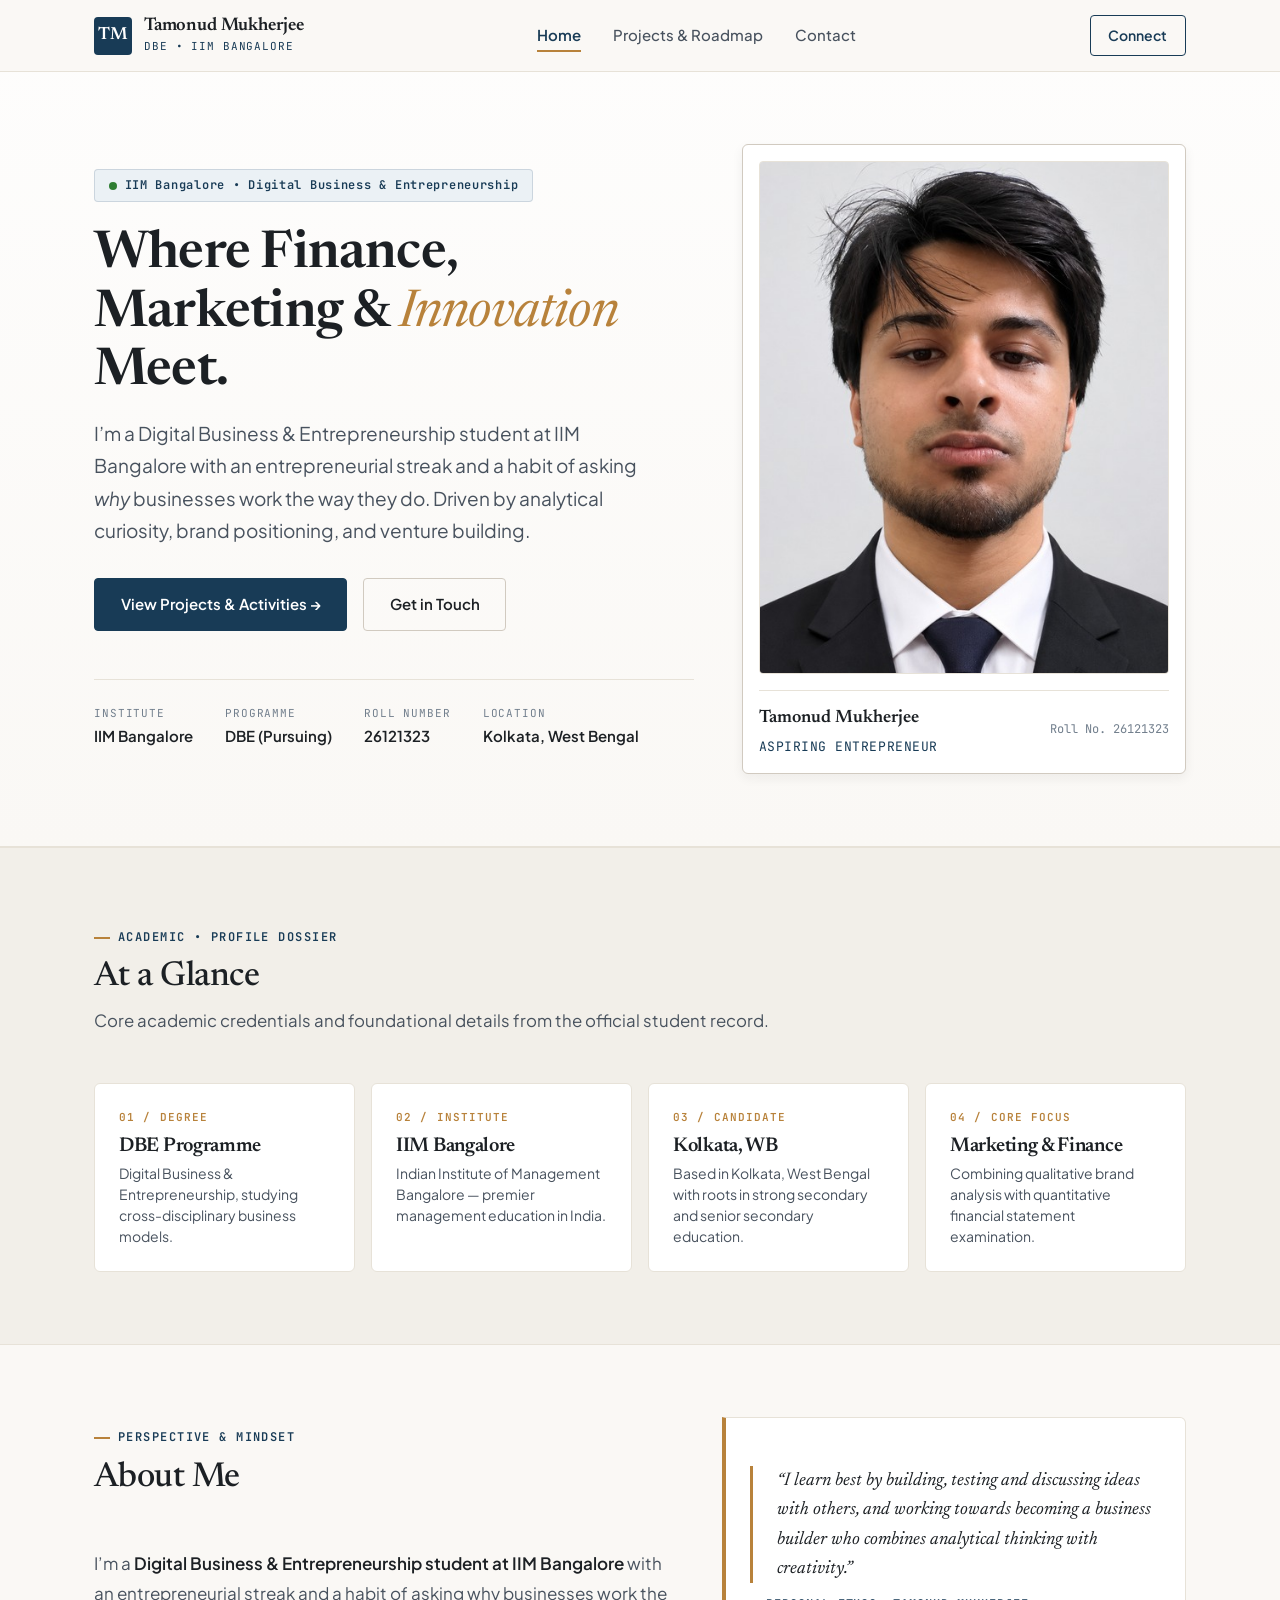
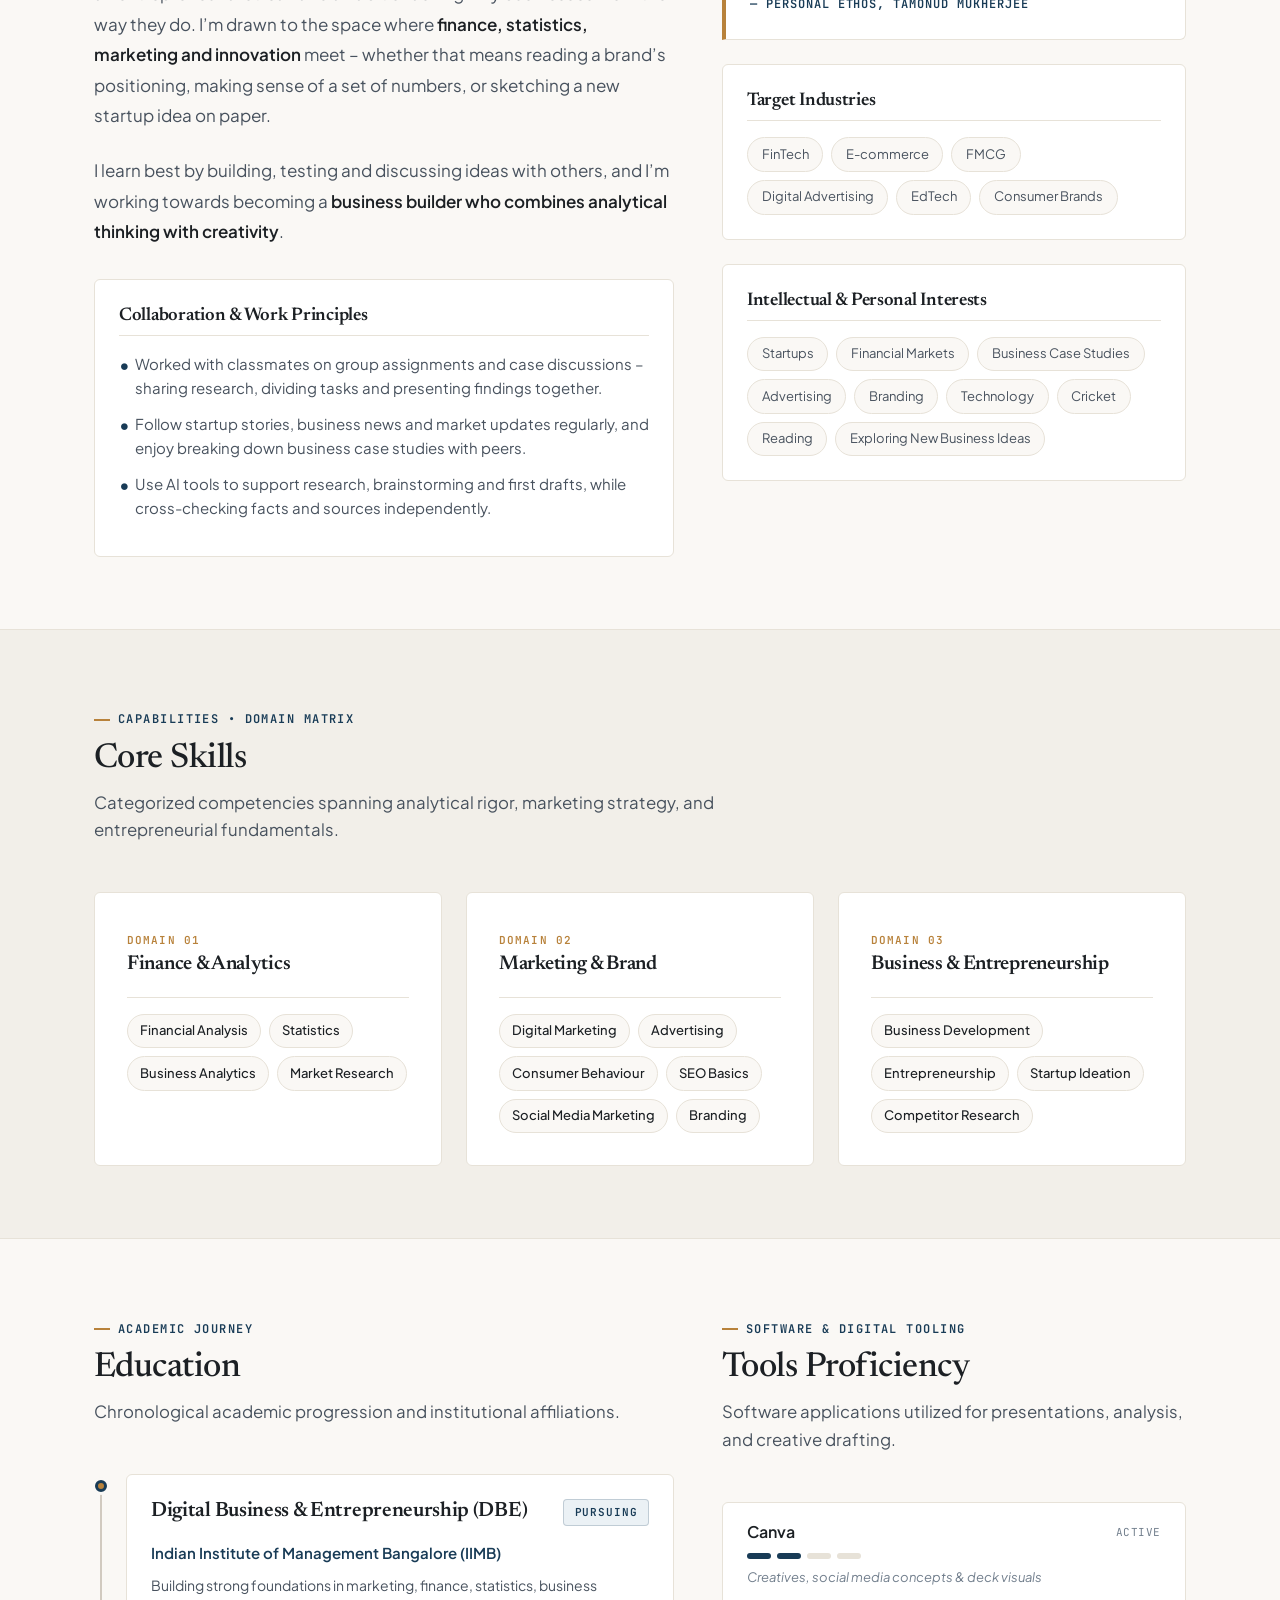
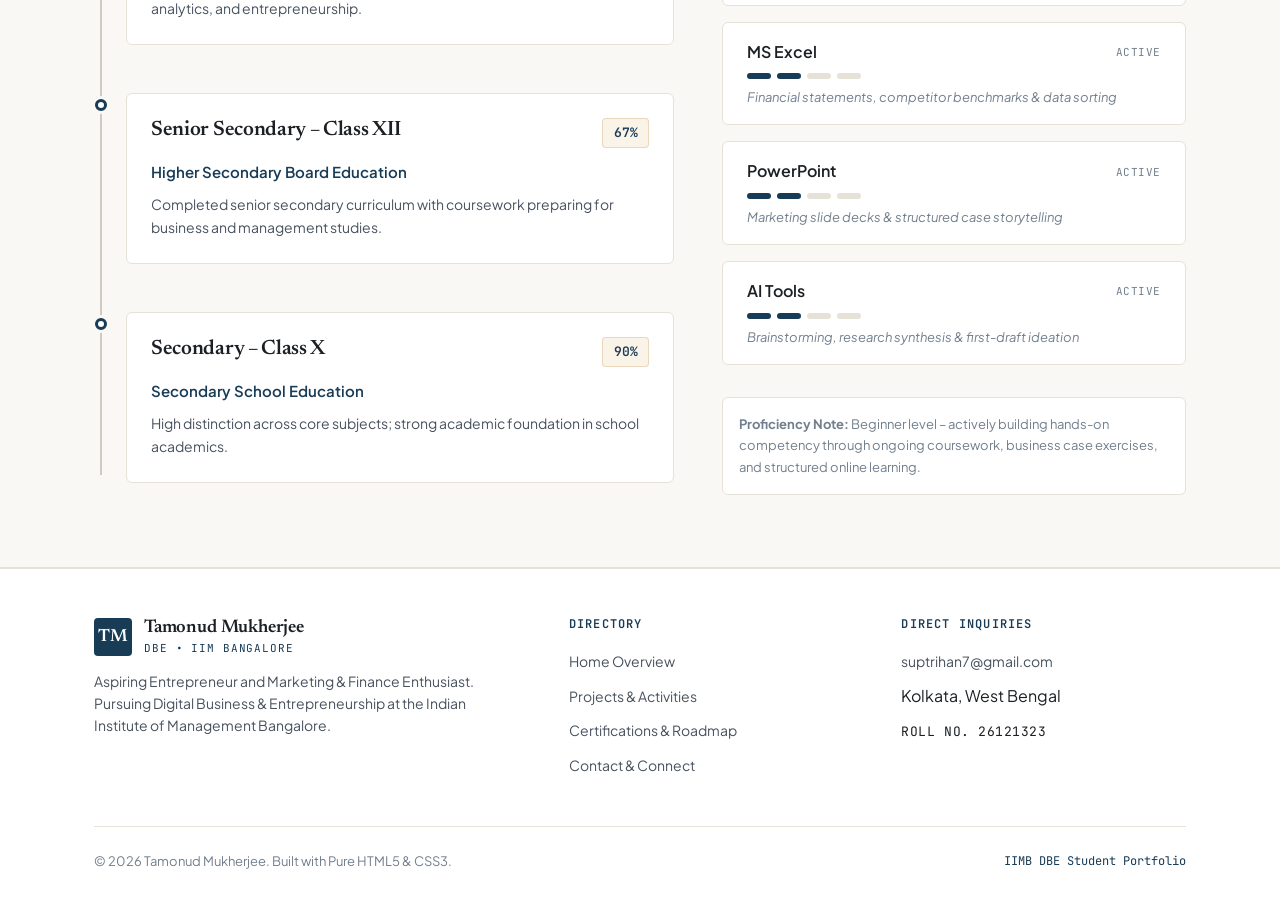
<file: index.html>
<!DOCTYPE html>
<html lang="en">
<head>
  <meta charset="UTF-8">
  <meta name="viewport" content="width=device-width, initial-scale=1.0">
  <title>Tamonud Mukherjee | Digital Business &amp; Entrepreneurship (DBE) • IIM Bangalore</title>
  <meta name="description" content="Official personal resume & portfolio of Tamonud Mukherjee, Digital Business & Entrepreneurship student at IIM Bangalore. Exploring finance, marketing, and startup innovation.">
  
  <!-- Google Fonts: Newsreader (Editorial Serif), Plus Jakarta Sans (Modern Body), JetBrains Mono (Technical Labels) -->
  <link rel="preconnect" href="https://fonts.googleapis.com">
  <link rel="preconnect" href="https://fonts.gstatic.com" crossorigin>
  <link href="https://fonts.googleapis.com/css2?family=JetBrains+Mono:wght@400;500;600&family=Newsreader:ital,opsz,wght@0,6..72,400;0,6..72,500;0,6..72,600;1,6..72,400;1,6..72,500&family=Plus+Jakarta+Sans:wght@400;500;600;700&display=swap" rel="stylesheet">
  
  <!-- External CSS Stylesheet -->
  <link rel="stylesheet" href="style.css">
</head>
<body>

  <!-- ========================================================================
       GLOBAL NAVIGATION HEADER (Position: Sticky)
       Demonstrates: Semantic <header> & <nav>, Flexbox, Active link state
       ======================================================================== -->
  <header id="main-header">
    <div class="container nav-container">
      <!-- Brand & Monogram -->
      <a href="index.html" class="brand" aria-label="Tamonud Mukherjee Home">
        <span class="brand-monogram">TM</span>
        <div class="brand-text">
          <span class="brand-name">Tamonud Mukherjee</span>
          <span class="brand-role">DBE &bull; IIM Bangalore</span>
        </div>
      </a>

      <!-- Navigation Links -->
      <nav aria-label="Primary Navigation">
        <ul class="nav-links">
          <li><a href="index.html" class="nav-link active">Home</a></li>
          <li><a href="projects.html" class="nav-link">Projects &amp; Roadmap</a></li>
          <li><a href="contact.html" class="nav-link">Contact</a></li>
        </ul>
      </nav>

      <!-- Header Action -->
      <a href="contact.html" class="nav-cta">Connect</a>
    </div>
  </header>

  <!-- ========================================================================
       MAIN PAGE CONTENT
       Demonstrates: Semantic <main>, <section>, <article>, <aside>
       ======================================================================== -->
  <main class="main-content">

    <!-- HERO MASTHEAD SECTION -->
    <section id="hero-section" class="section">
      <div class="container hero-grid">
        
        <!-- Left Column: Narrative & Headings -->
        <div class="hero-content">
          <div class="hero-affiliation">
            <span class="status-dot"></span>
            <span>IIM Bangalore &bull; Digital Business &amp; Entrepreneurship</span>
          </div>

          <h1 class="hero-title">
            Where Finance, Marketing &amp; <span class="hero-title-italic">Innovation</span> Meet.
          </h1>

          <p class="hero-lead">
            I’m a Digital Business &amp; Entrepreneurship student at IIM Bangalore with an entrepreneurial streak and a habit of asking <em>why</em> businesses work the way they do. Driven by analytical curiosity, brand positioning, and venture building.
          </p>

          <div class="hero-cta-group">
            <a href="projects.html" class="btn btn-primary">
              View Projects &amp; Activities &rarr;
            </a>
            <a href="contact.html" class="btn btn-secondary">
              Get in Touch
            </a>
          </div>

          <!-- Quick Dossier Metadata Strip -->
          <div class="hero-meta-strip">
            <div class="meta-item">
              <span class="meta-label">Institute</span>
              <span class="meta-value">IIM Bangalore</span>
            </div>
            <div class="meta-item">
              <span class="meta-label">Programme</span>
              <span class="meta-value">DBE (Pursuing)</span>
            </div>
            <div class="meta-item">
              <span class="meta-label">Roll Number</span>
              <span class="meta-value">26121323</span>
            </div>
            <div class="meta-item">
              <span class="meta-label">Location</span>
              <span class="meta-value">Kolkata, West Bengal</span>
            </div>
          </div>
        </div>

        <!-- Right Column: Human Editorial Portrait Presentation -->
        <aside class="hero-portrait-card">
          <figure class="portrait-frame">
            <img src="profile.jpg" alt="Photograph of Tamonud Mukherjee" width="480" height="600">
          </figure>
          <div class="portrait-caption">
            <div>
              <span class="portrait-caption-name">Tamonud Mukherjee</span>
              <div class="mono-label" style="color: var(--accent-navy); margin-top: 2px;">Aspiring Entrepreneur</div>
            </div>
            <span class="portrait-caption-roll">Roll No. 26121323</span>
          </div>
        </aside>

      </div>
    </section>

    <!-- AT A GLANCE DOSSIER SECTION -->
    <section id="at-a-glance" class="section section--bordered section--subtle">
      <div class="container">
        <header class="section-header">
          <span class="section-eyebrow">Academic &bull; Profile Dossier</span>
          <h2 class="section-title">At a Glance</h2>
          <p class="section-subtitle">Core academic credentials and foundational details from the official student record.</p>
        </header>

        <div class="glance-grid">
          <article class="glance-card">
            <span class="glance-code">01 / Degree</span>
            <h3 class="glance-title">DBE Programme</h3>
            <p class="glance-desc">Digital Business &amp; Entrepreneurship, studying cross-disciplinary business models.</p>
          </article>

          <article class="glance-card">
            <span class="glance-code">02 / Institute</span>
            <h3 class="glance-title">IIM Bangalore</h3>
            <p class="glance-desc">Indian Institute of Management Bangalore &mdash; premier management education in India.</p>
          </article>

          <article class="glance-card">
            <span class="glance-code">03 / Candidate</span>
            <h3 class="glance-title">Kolkata, WB</h3>
            <p class="glance-desc">Based in Kolkata, West Bengal with roots in strong secondary and senior secondary education.</p>
          </article>

          <article class="glance-card">
            <span class="glance-code">04 / Core Focus</span>
            <h3 class="glance-title">Marketing &amp; Finance</h3>
            <p class="glance-desc">Combining qualitative brand analysis with quantitative financial statement examination.</p>
          </article>
        </div>
      </div>
    </section>

    <!-- ABOUT ME & PHILOSOPHY SECTION -->
    <section id="about" class="section section--bordered">
      <div class="container">
        <div class="about-grid">
          
          <!-- Narrative Column -->
          <div class="about-narrative">
            <header class="section-header">
              <span class="section-eyebrow">Perspective &amp; Mindset</span>
              <h2 class="section-title">About Me</h2>
            </header>

            <p>
              I’m a <strong>Digital Business &amp; Entrepreneurship student at IIM Bangalore</strong> with an entrepreneurial streak and a habit of asking why businesses work the way they do. I’m drawn to the space where <strong>finance, statistics, marketing and innovation</strong> meet &ndash; whether that means reading a brand’s positioning, making sense of a set of numbers, or sketching a new startup idea on paper.
            </p>

            <p>
              I learn best by building, testing and discussing ideas with others, and I’m working towards becoming a <strong>business builder who combines analytical thinking with creativity</strong>.
            </p>

            <div class="collab-box" style="margin-top: var(--space-xl);">
              <h3 class="collab-box-title">Collaboration &amp; Work Principles</h3>
              <ul class="collab-list">
                <li>Worked with classmates on group assignments and case discussions &ndash; sharing research, dividing tasks and presenting findings together.</li>
                <li>Follow startup stories, business news and market updates regularly, and enjoy breaking down business case studies with peers.</li>
                <li>Use AI tools to support research, brainstorming and first drafts, while cross-checking facts and sources independently.</li>
              </ul>
            </div>
          </div>

          <!-- Editorial Sidebar Column -->
          <aside class="about-sidebar">
            <div class="philosophy-card">
              <blockquote class="philosophy-quote">
                &ldquo;I learn best by building, testing and discussing ideas with others, and working towards becoming a business builder who combines analytical thinking with creativity.&rdquo;
              </blockquote>
              <div class="philosophy-attribution">&mdash; Personal Ethos, Tamonud Mukherjee</div>
            </div>

            <!-- Target Industries -->
            <div class="tag-cloud-box">
              <h3 class="tag-cloud-title">Target Industries</h3>
              <div class="tag-cloud">
                <span class="pill-tag">FinTech</span>
                <span class="pill-tag">E-commerce</span>
                <span class="pill-tag">FMCG</span>
                <span class="pill-tag">Digital Advertising</span>
                <span class="pill-tag">EdTech</span>
                <span class="pill-tag">Consumer Brands</span>
              </div>
            </div>

            <!-- Areas of Interest -->
            <div class="tag-cloud-box">
              <h3 class="tag-cloud-title">Intellectual &amp; Personal Interests</h3>
              <div class="tag-cloud">
                <span class="pill-tag">Startups</span>
                <span class="pill-tag">Financial Markets</span>
                <span class="pill-tag">Business Case Studies</span>
                <span class="pill-tag">Advertising</span>
                <span class="pill-tag">Branding</span>
                <span class="pill-tag">Technology</span>
                <span class="pill-tag">Cricket</span>
                <span class="pill-tag">Reading</span>
                <span class="pill-tag">Exploring New Business Ideas</span>
              </div>
            </div>
          </aside>

        </div>
      </div>
    </section>

    <!-- CORE SKILLS MATRIX SECTION -->
    <section id="skills" class="section section--bordered section--subtle">
      <div class="container">
        <header class="section-header">
          <span class="section-eyebrow">Capabilities &bull; Domain Matrix</span>
          <h2 class="section-title">Core Skills</h2>
          <p class="section-subtitle">Categorized competencies spanning analytical rigor, marketing strategy, and entrepreneurial fundamentals.</p>
        </header>

        <div class="skills-grid">
          <!-- Skill Category 1 -->
          <article class="skill-category-card">
            <div class="skill-category-header">
              <span class="skill-category-tag">Domain 01</span>
              <h3 class="skill-category-title">Finance &amp; Analytics</h3>
            </div>
            <div class="skill-badge-cloud">
              <span class="skill-badge">Financial Analysis</span>
              <span class="skill-badge">Statistics</span>
              <span class="skill-badge">Business Analytics</span>
              <span class="skill-badge">Market Research</span>
            </div>
          </article>

          <!-- Skill Category 2 -->
          <article class="skill-category-card">
            <div class="skill-category-header">
              <span class="skill-category-tag">Domain 02</span>
              <h3 class="skill-category-title">Marketing &amp; Brand</h3>
            </div>
            <div class="skill-badge-cloud">
              <span class="skill-badge">Digital Marketing</span>
              <span class="skill-badge">Advertising</span>
              <span class="skill-badge">Consumer Behaviour</span>
              <span class="skill-badge">SEO Basics</span>
              <span class="skill-badge">Social Media Marketing</span>
              <span class="skill-badge">Branding</span>
            </div>
          </article>

          <!-- Skill Category 3 -->
          <article class="skill-category-card">
            <div class="skill-category-header">
              <span class="skill-category-tag">Domain 03</span>
              <h3 class="skill-category-title">Business &amp; Entrepreneurship</h3>
            </div>
            <div class="skill-badge-cloud">
              <span class="skill-badge">Business Development</span>
              <span class="skill-badge">Entrepreneurship</span>
              <span class="skill-badge">Startup Ideation</span>
              <span class="skill-badge">Competitor Research</span>
            </div>
          </article>
        </div>
      </div>
    </section>

    <!-- EDUCATION & TOOLS SECTION -->
    <section id="education" class="section section--bordered">
      <div class="container">
        <div class="about-grid">
          
          <!-- Left Column: Education Timeline -->
          <div>
            <header class="section-header">
              <span class="section-eyebrow">Academic Journey</span>
              <h2 class="section-title">Education</h2>
              <p class="section-subtitle">Chronological academic progression and institutional affiliations.</p>
            </header>

            <div class="timeline-container">
              
              <!-- Degree 1: IIM Bangalore -->
              <article class="timeline-item timeline-item--active">
                <div class="timeline-marker"></div>
                <div class="timeline-card">
                  <div class="timeline-header">
                    <h3 class="timeline-degree">Digital Business &amp; Entrepreneurship (DBE)</h3>
                    <span class="timeline-status-badge">Pursuing</span>
                  </div>
                  <div class="timeline-institution">Indian Institute of Management Bangalore (IIMB)</div>
                  <p class="timeline-desc">
                    Building strong foundations in marketing, finance, statistics, business analytics, and entrepreneurship.
                  </p>
                </div>
              </article>

              <!-- Degree 2: Class XII -->
              <article class="timeline-item">
                <div class="timeline-marker"></div>
                <div class="timeline-card">
                  <div class="timeline-header">
                    <h3 class="timeline-degree">Senior Secondary &ndash; Class XII</h3>
                    <span class="timeline-score-badge">67%</span>
                  </div>
                  <div class="timeline-institution">Higher Secondary Board Education</div>
                  <p class="timeline-desc">
                    Completed senior secondary curriculum with coursework preparing for business and management studies.
                  </p>
                </div>
              </article>

              <!-- Degree 3: Class X -->
              <article class="timeline-item">
                <div class="timeline-marker"></div>
                <div class="timeline-card">
                  <div class="timeline-header">
                    <h3 class="timeline-degree">Secondary &ndash; Class X</h3>
                    <span class="timeline-score-badge">90%</span>
                  </div>
                  <div class="timeline-institution">Secondary School Education</div>
                  <p class="timeline-desc">
                    High distinction across core subjects; strong academic foundation in school academics.
                  </p>
                </div>
              </article>

            </div>
          </div>

          <!-- Right Column: Tools & Digital Proficiency -->
          <div>
            <header class="section-header">
              <span class="section-eyebrow">Software &amp; Digital Tooling</span>
              <h2 class="section-title">Tools Proficiency</h2>
              <p class="section-subtitle">Software applications utilized for presentations, analysis, and creative drafting.</p>
            </header>

            <div class="tools-grid">
              
              <!-- Canva -->
              <div class="tool-card">
                <div class="tool-header">
                  <span class="tool-name">Canva</span>
                  <span class="tool-level-text">Active</span>
                </div>
                <div class="tool-dots-container" aria-label="Proficiency: Beginner Level">
                  <span class="tool-dot active"></span>
                  <span class="tool-dot active"></span>
                  <span class="tool-dot"></span>
                  <span class="tool-dot"></span>
                </div>
                <span class="tool-note">Creatives, social media concepts &amp; deck visuals</span>
              </div>

              <!-- MS Excel -->
              <div class="tool-card">
                <div class="tool-header">
                  <span class="tool-name">MS Excel</span>
                  <span class="tool-level-text">Active</span>
                </div>
                <div class="tool-dots-container" aria-label="Proficiency: Beginner Level">
                  <span class="tool-dot active"></span>
                  <span class="tool-dot active"></span>
                  <span class="tool-dot"></span>
                  <span class="tool-dot"></span>
                </div>
                <span class="tool-note">Financial statements, competitor benchmarks &amp; data sorting</span>
              </div>

              <!-- PowerPoint -->
              <div class="tool-card">
                <div class="tool-header">
                  <span class="tool-name">PowerPoint</span>
                  <span class="tool-level-text">Active</span>
                </div>
                <div class="tool-dots-container" aria-label="Proficiency: Beginner Level">
                  <span class="tool-dot active"></span>
                  <span class="tool-dot active"></span>
                  <span class="tool-dot"></span>
                  <span class="tool-dot"></span>
                </div>
                <span class="tool-note">Marketing slide decks &amp; structured case storytelling</span>
              </div>

              <!-- AI Tools -->
              <div class="tool-card">
                <div class="tool-header">
                  <span class="tool-name">AI Tools</span>
                  <span class="tool-level-text">Active</span>
                </div>
                <div class="tool-dots-container" aria-label="Proficiency: Beginner Level">
                  <span class="tool-dot active"></span>
                  <span class="tool-dot active"></span>
                  <span class="tool-dot"></span>
                  <span class="tool-dot"></span>
                </div>
                <span class="tool-note">Brainstorming, research synthesis &amp; first-draft ideation</span>
              </div>

            </div>

            <!-- Proficiency Clarification Notice -->
            <div style="background-color: var(--bg-surface); border: 1px solid var(--border-light); border-radius: 6px; padding: var(--space-md); font-size: 0.8125rem; color: var(--text-muted);">
              <strong>Proficiency Note:</strong> Beginner level &ndash; actively building hands-on competency through ongoing coursework, business case exercises, and structured online learning.
            </div>
          </div>

        </div>
      </div>
    </section>

  </main>

  <!-- ========================================================================
       GLOBAL FOOTER
       Demonstrates: Semantic <footer>, CSS Grid columns, copyright
       ======================================================================== -->
  <footer id="main-footer">
    <div class="container">
      <div class="footer-grid">
        
        <!-- Brand & Summary -->
        <div>
          <a href="index.html" class="brand" aria-label="Tamonud Mukherjee Home">
            <span class="brand-monogram">TM</span>
            <div class="brand-text">
              <span class="brand-name">Tamonud Mukherjee</span>
              <span class="brand-role">DBE &bull; IIM Bangalore</span>
            </div>
          </a>
          <p class="footer-brand-summary">
            Aspiring Entrepreneur and Marketing &amp; Finance Enthusiast. Pursuing Digital Business &amp; Entrepreneurship at the Indian Institute of Management Bangalore.
          </p>
        </div>

        <!-- Site Navigation -->
        <div>
          <h4 class="footer-column-title">Directory</h4>
          <ul class="footer-nav-list">
            <li><a href="index.html">Home Overview</a></li>
            <li><a href="projects.html">Projects &amp; Activities</a></li>
            <li><a href="projects.html#roadmap">Certifications &amp; Roadmap</a></li>
            <li><a href="contact.html">Contact &amp; Connect</a></li>
          </ul>
        </div>

        <!-- Contact Coordinates -->
        <div>
          <h4 class="footer-column-title">Direct Inquiries</h4>
          <ul class="footer-nav-list">
            <li><a href="mailto:suptrihan7@gmail.com">suptrihan7@gmail.com</a></li>
            <li><span>Kolkata, West Bengal</span></li>
            <li><span class="mono-label">Roll No. 26121323</span></li>
          </ul>
        </div>

      </div>

      <!-- Bottom Bar -->
      <div class="footer-bottom">
        <div>&copy; 2026 Tamonud Mukherjee. Built with Pure HTML5 &amp; CSS3.</div>
        <div class="footer-academic-badge">IIMB DBE Student Portfolio</div>
      </div>
    </div>
  </footer>

</body>
</html>
</file>
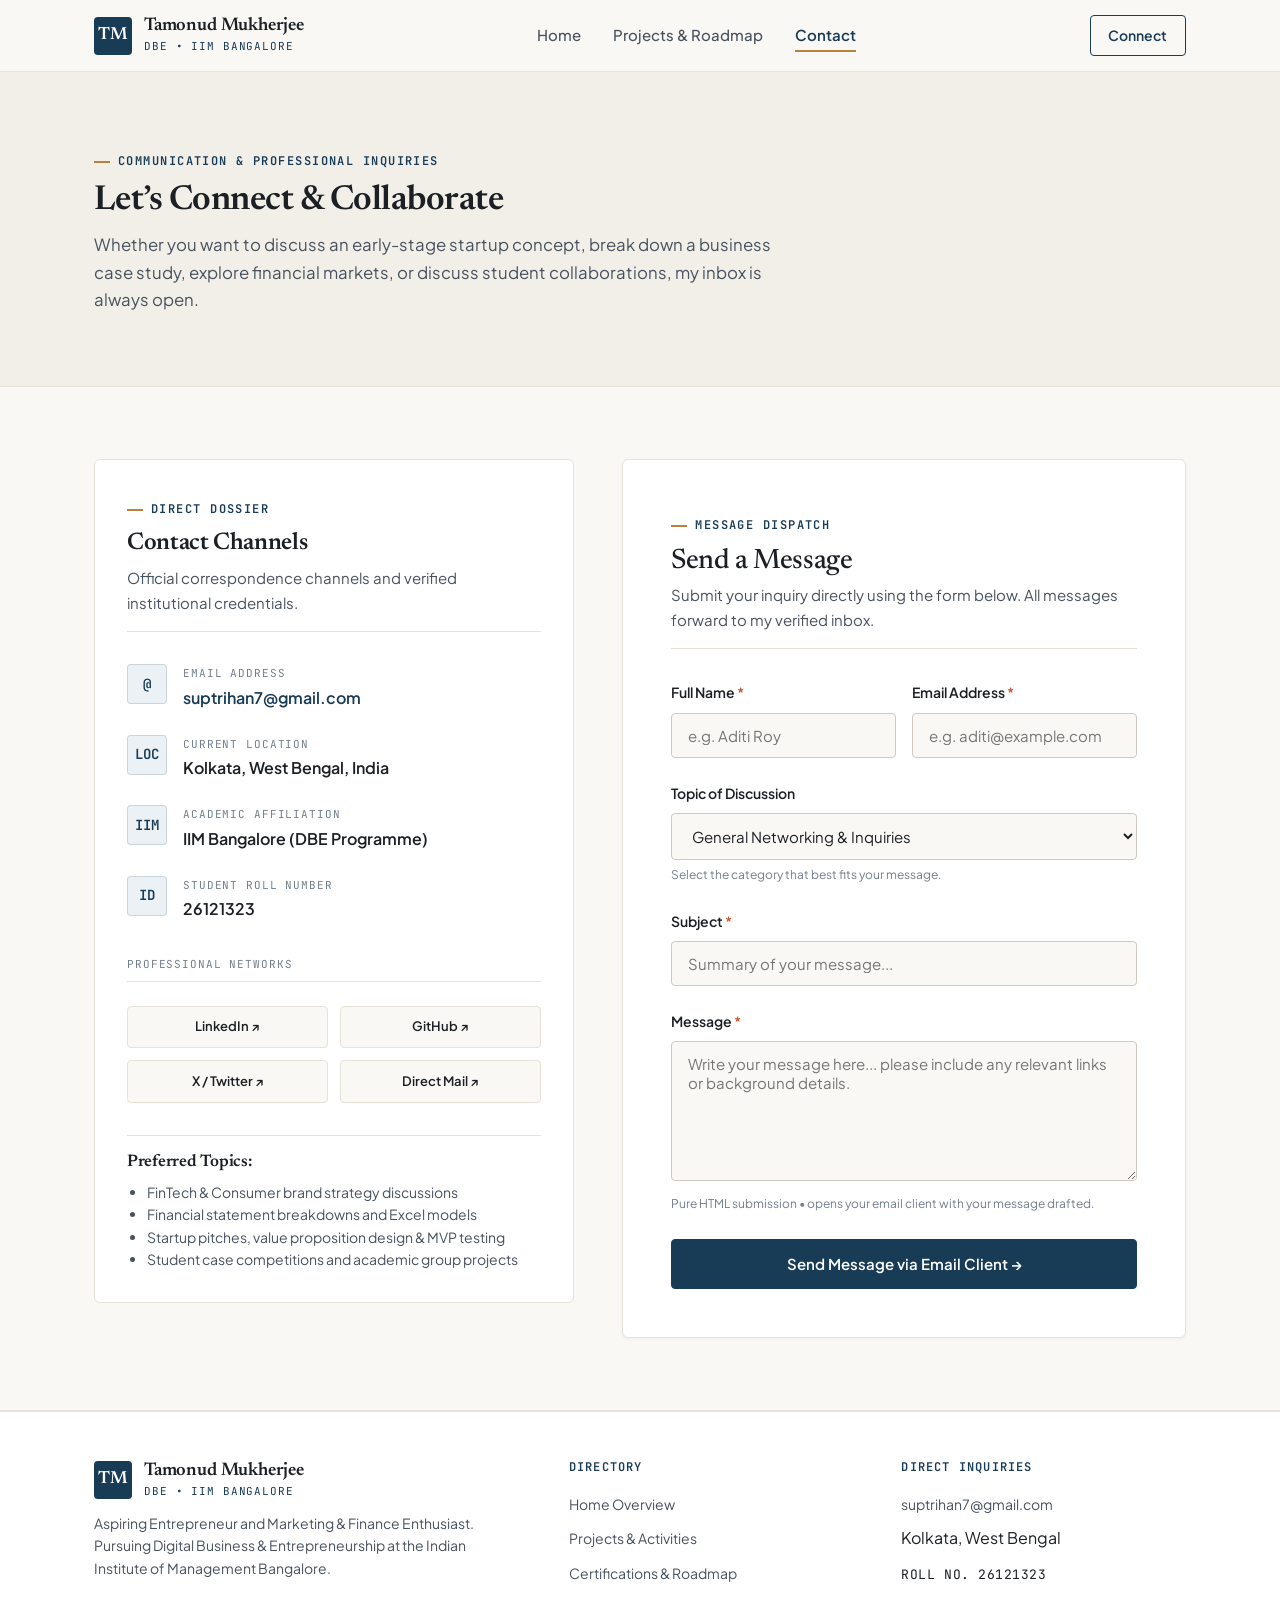
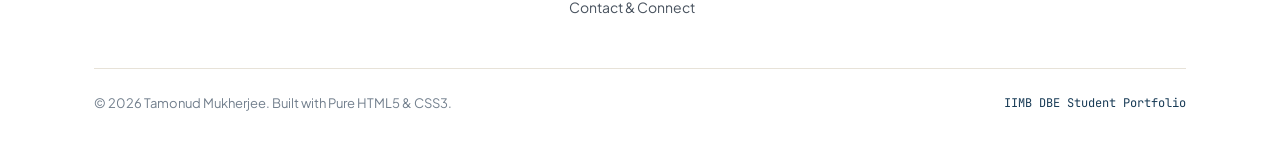
<file: contact.html>
<!DOCTYPE html>
<html lang="en">
<head>
  <meta charset="UTF-8">
  <meta name="viewport" content="width=device-width, initial-scale=1.0">
  <title>Contact &amp; Connect | Tamonud Mukherjee &bull; IIM Bangalore</title>
  <meta name="description" content="Get in touch with Tamonud Mukherjee, student of Digital Business & Entrepreneurship at IIM Bangalore. Inquiries on marketing, finance, and startups.">
  
  <!-- Google Fonts: Newsreader, Plus Jakarta Sans, JetBrains Mono -->
  <link rel="preconnect" href="https://fonts.googleapis.com">
  <link rel="preconnect" href="https://fonts.gstatic.com" crossorigin>
  <link href="https://fonts.googleapis.com/css2?family=JetBrains+Mono:wght@400;500;600&family=Newsreader:ital,opsz,wght@0,6..72,400;0,6..72,500;0,6..72,600;1,6..72,400;1,6..72,500&family=Plus+Jakarta+Sans:wght@400;500;600;700&display=swap" rel="stylesheet">
  
  <!-- External CSS Stylesheet -->
  <link rel="stylesheet" href="style.css">
</head>
<body>

  <!-- ========================================================================
       GLOBAL NAVIGATION HEADER
       Demonstrates: Sticky header, active link on Contact
       ======================================================================== -->
  <header id="main-header">
    <div class="container nav-container">
      <a href="index.html" class="brand" aria-label="Tamonud Mukherjee Home">
        <span class="brand-monogram">TM</span>
        <div class="brand-text">
          <span class="brand-name">Tamonud Mukherjee</span>
          <span class="brand-role">DBE &bull; IIM Bangalore</span>
        </div>
      </a>

      <nav aria-label="Primary Navigation">
        <ul class="nav-links">
          <li><a href="index.html" class="nav-link">Home</a></li>
          <li><a href="projects.html" class="nav-link">Projects &amp; Roadmap</a></li>
          <li><a href="contact.html" class="nav-link active">Contact</a></li>
        </ul>
      </nav>

      <a href="contact.html" class="nav-cta">Connect</a>
    </div>
  </header>

  <!-- ========================================================================
       MAIN PAGE CONTENT
       ======================================================================== -->
  <main class="main-content">

    <!-- PAGE MASTHEAD INTRO -->
    <section class="section section--bordered section--subtle">
      <div class="container">
        <header class="section-header" style="margin-bottom: 0;">
          <span class="section-eyebrow">Communication &amp; Professional Inquiries</span>
          <h1 class="section-title">Let’s Connect &amp; Collaborate</h1>
          <p class="section-subtitle">
            Whether you want to discuss an early-stage startup concept, break down a business case study, explore financial markets, or discuss student collaborations, my inbox is always open.
          </p>
        </header>
      </div>
    </section>

    <!-- CONTACT DETAILS & FORM SECTION -->
    <section class="section section--bordered">
      <div class="container">
        <div class="contact-layout-grid">
          
          <!-- Left Column: Direct Coordinates Dossier -->
          <aside class="contact-dossier">
            <div class="dossier-header">
              <span class="section-eyebrow">Direct Dossier</span>
              <h2 class="dossier-title">Contact Channels</h2>
              <p style="font-size: 0.9375rem; color: var(--text-secondary);">
                Official correspondence channels and verified institutional credentials.
              </p>
            </div>

            <div class="contact-channels-list">
              
              <!-- Email -->
              <div class="contact-channel-item">
                <div class="channel-icon-box" aria-hidden="true">@</div>
                <div class="channel-details">
                  <span class="channel-label">Email Address</span>
                  <span class="channel-value">
                    <a href="mailto:suptrihan7@gmail.com">suptrihan7@gmail.com</a>
                  </span>
                </div>
              </div>

              <!-- Location -->
              <div class="contact-channel-item">
                <div class="channel-icon-box" aria-hidden="true">LOC</div>
                <div class="channel-details">
                  <span class="channel-label">Current Location</span>
                  <span class="channel-value">Kolkata, West Bengal, India</span>
                </div>
              </div>

              <!-- Academic Affiliation -->
              <div class="contact-channel-item">
                <div class="channel-icon-box" aria-hidden="true">IIM</div>
                <div class="channel-details">
                  <span class="channel-label">Academic Affiliation</span>
                  <span class="channel-value">IIM Bangalore (DBE Programme)</span>
                </div>
              </div>

              <!-- Student Roll No -->
              <div class="contact-channel-item">
                <div class="channel-icon-box" aria-hidden="true">ID</div>
                <div class="channel-details">
                  <span class="channel-label">Student Roll Number</span>
                  <span class="channel-value">26121323</span>
                </div>
              </div>

            </div>

            <!-- Professional Profile Links (Pure HTML/CSS) -->
            <div>
              <span class="channel-label" style="display: block; margin-bottom: var(--space-xs);">Professional Networks</span>
              <div class="social-links-grid">
                <a href="https://linkedin.com" target="_blank" rel="noopener noreferrer" class="social-button">
                  LinkedIn &nearr;
                </a>
                <a href="https://github.com" target="_blank" rel="noopener noreferrer" class="social-button">
                  GitHub &nearr;
                </a>
                <a href="https://twitter.com" target="_blank" rel="noopener noreferrer" class="social-button">
                  X / Twitter &nearr;
                </a>
                <a href="mailto:suptrihan7@gmail.com" class="social-button">
                  Direct Mail &nearr;
                </a>
              </div>
            </div>

            <!-- Collaboration Areas Box -->
            <div style="margin-top: var(--space-xl); padding-top: var(--space-md); border-top: 1px solid var(--border-light);">
              <h3 style="font-size: 1.05rem; margin-bottom: var(--space-xs);">Preferred Topics:</h3>
              <ul style="font-size: 0.875rem; color: var(--text-secondary); line-height: 1.6; list-style: disc; padding-left: 1.25rem;">
                <li>FinTech &amp; Consumer brand strategy discussions</li>
                <li>Financial statement breakdowns and Excel models</li>
                <li>Startup pitches, value proposition design &amp; MVP testing</li>
                <li>Student case competitions and academic group projects</li>
              </ul>
            </div>
          </aside>

          <!-- Right Column: Semantic HTML5 Contact Form -->
          <div class="contact-form-card">
            <header style="margin-bottom: var(--space-xl); padding-bottom: var(--space-md); border-bottom: 1px solid var(--border-light);">
              <span class="section-eyebrow">Message Dispatch</span>
              <h2 style="font-size: 1.75rem; color: var(--text-primary); margin-bottom: var(--space-2xs);">Send a Message</h2>
              <p style="font-size: 0.9375rem; color: var(--text-secondary);">
                Submit your inquiry directly using the form below. All messages forward to my verified inbox.
              </p>
            </header>

            <form action="mailto:suptrihan7@gmail.com" method="post" enctype="text/plain" id="contact-form">
              
              <!-- Sender Name and Email in Two Columns -->
              <div class="form-row">
                <div class="form-group">
                  <label for="sender-name" class="label-required">Full Name</label>
                  <input type="text" id="sender-name" name="name" placeholder="e.g. Aditi Roy" required autocomplete="name">
                </div>

                <div class="form-group">
                  <label for="sender-email" class="label-required">Email Address</label>
                  <input type="email" id="sender-email" name="email" placeholder="e.g. aditi@example.com" required autocomplete="email">
                </div>
              </div>

              <!-- Topic / Category Dropdown -->
              <div class="form-group">
                <label for="inquiry-type">Topic of Discussion</label>
                <select id="inquiry-type" name="inquiry_type">
                  <option value="startup">Startup Ideation &amp; Entrepreneurship</option>
                  <option value="case-study">Business Case Study / Academic Collaboration</option>
                  <option value="finance">Finance &amp; Market Research Discussion</option>
                  <option value="marketing">Brand Positioning &amp; Digital Marketing</option>
                  <option value="general" selected>General Networking &amp; Inquiries</option>
                </select>
                <span class="form-help-text">Select the category that best fits your message.</span>
              </div>

              <!-- Message Subject -->
              <div class="form-group">
                <label for="message-subject" class="label-required">Subject</label>
                <input type="text" id="message-subject" name="subject" placeholder="Summary of your message..." required>
              </div>

              <!-- Message Body -->
              <div class="form-group">
                <label for="message-content" class="label-required">Message</label>
                <textarea id="message-content" name="message" placeholder="Write your message here... please include any relevant links or background details." required></textarea>
                <span class="form-help-text">Pure HTML submission &bull; opens your email client with your message drafted.</span>
              </div>

              <!-- Submit Button -->
              <button type="submit" class="btn btn-primary" style="width: 100%; padding: 0.9rem 1.5rem;">
                Send Message via Email Client &rarr;
              </button>

            </form>
          </div>

        </div>
      </div>
    </section>

  </main>

  <!-- ========================================================================
       GLOBAL FOOTER
       ======================================================================== -->
  <footer id="main-footer">
    <div class="container">
      <div class="footer-grid">
        <div>
          <a href="index.html" class="brand" aria-label="Tamonud Mukherjee Home">
            <span class="brand-monogram">TM</span>
            <div class="brand-text">
              <span class="brand-name">Tamonud Mukherjee</span>
              <span class="brand-role">DBE &bull; IIM Bangalore</span>
            </div>
          </a>
          <p class="footer-brand-summary">
            Aspiring Entrepreneur and Marketing &amp; Finance Enthusiast. Pursuing Digital Business &amp; Entrepreneurship at the Indian Institute of Management Bangalore.
          </p>
        </div>

        <div>
          <h4 class="footer-column-title">Directory</h4>
          <ul class="footer-nav-list">
            <li><a href="index.html">Home Overview</a></li>
            <li><a href="projects.html">Projects &amp; Activities</a></li>
            <li><a href="projects.html#roadmap">Certifications &amp; Roadmap</a></li>
            <li><a href="contact.html">Contact &amp; Connect</a></li>
          </ul>
        </div>

        <div>
          <h4 class="footer-column-title">Direct Inquiries</h4>
          <ul class="footer-nav-list">
            <li><a href="mailto:suptrihan7@gmail.com">suptrihan7@gmail.com</a></li>
            <li><span>Kolkata, West Bengal</span></li>
            <li><span class="mono-label">Roll No. 26121323</span></li>
          </ul>
        </div>
      </div>

      <div class="footer-bottom">
        <div>&copy; 2026 Tamonud Mukherjee. Built with Pure HTML5 &amp; CSS3.</div>
        <div class="footer-academic-badge">IIMB DBE Student Portfolio</div>
      </div>
    </div>
  </footer>

</body>
</html>
</file>
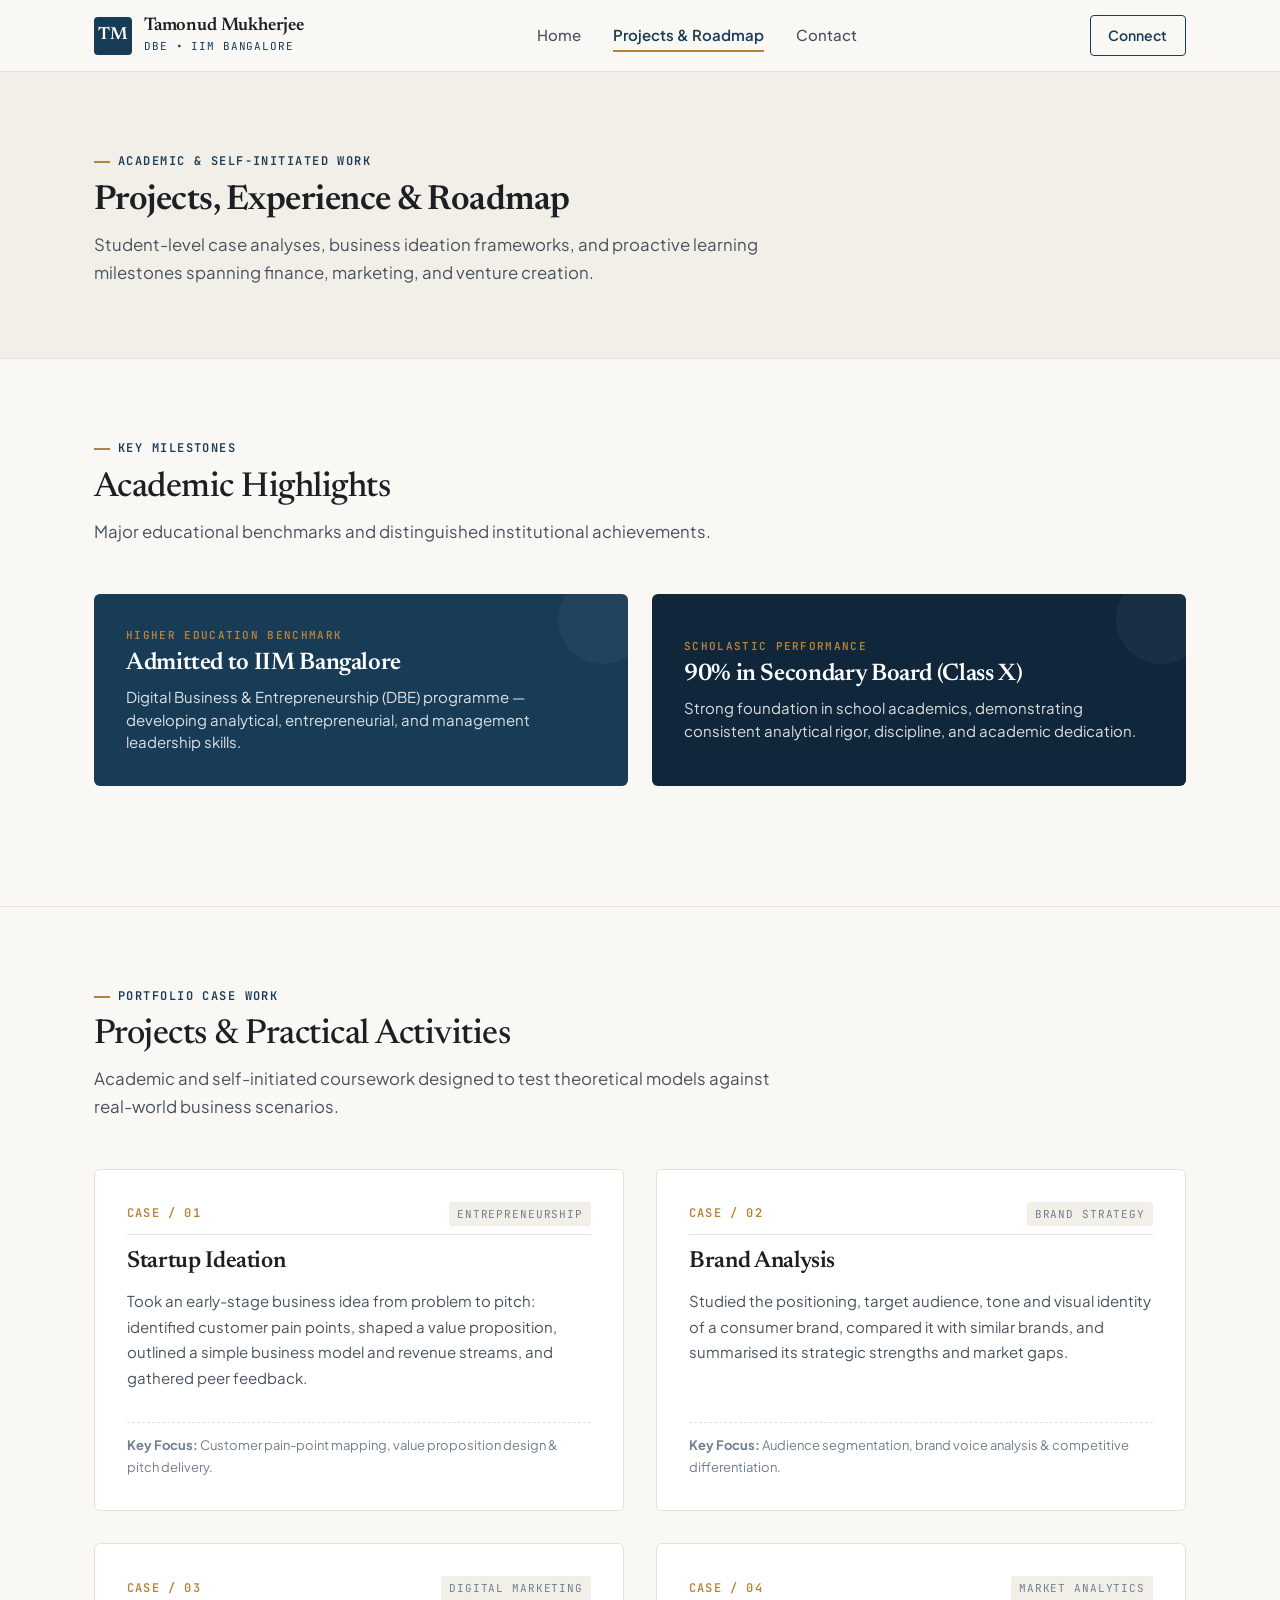
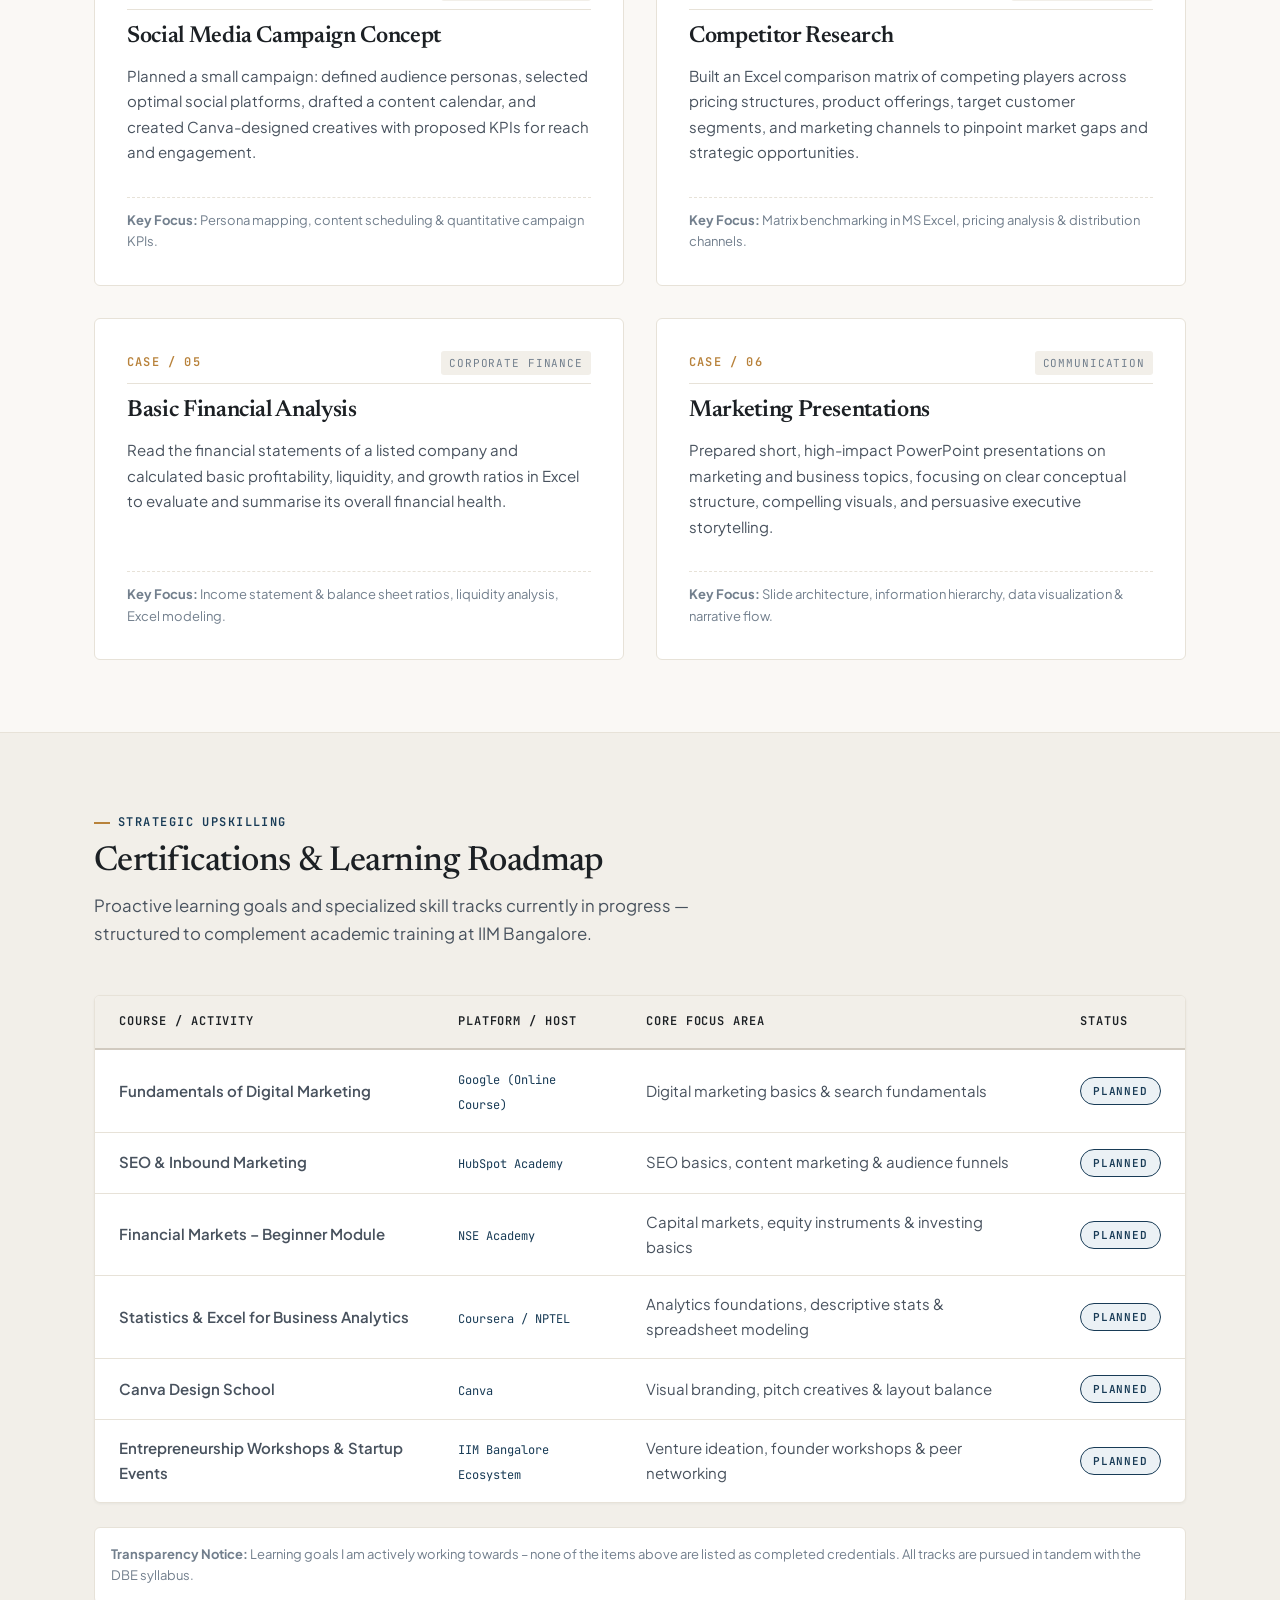
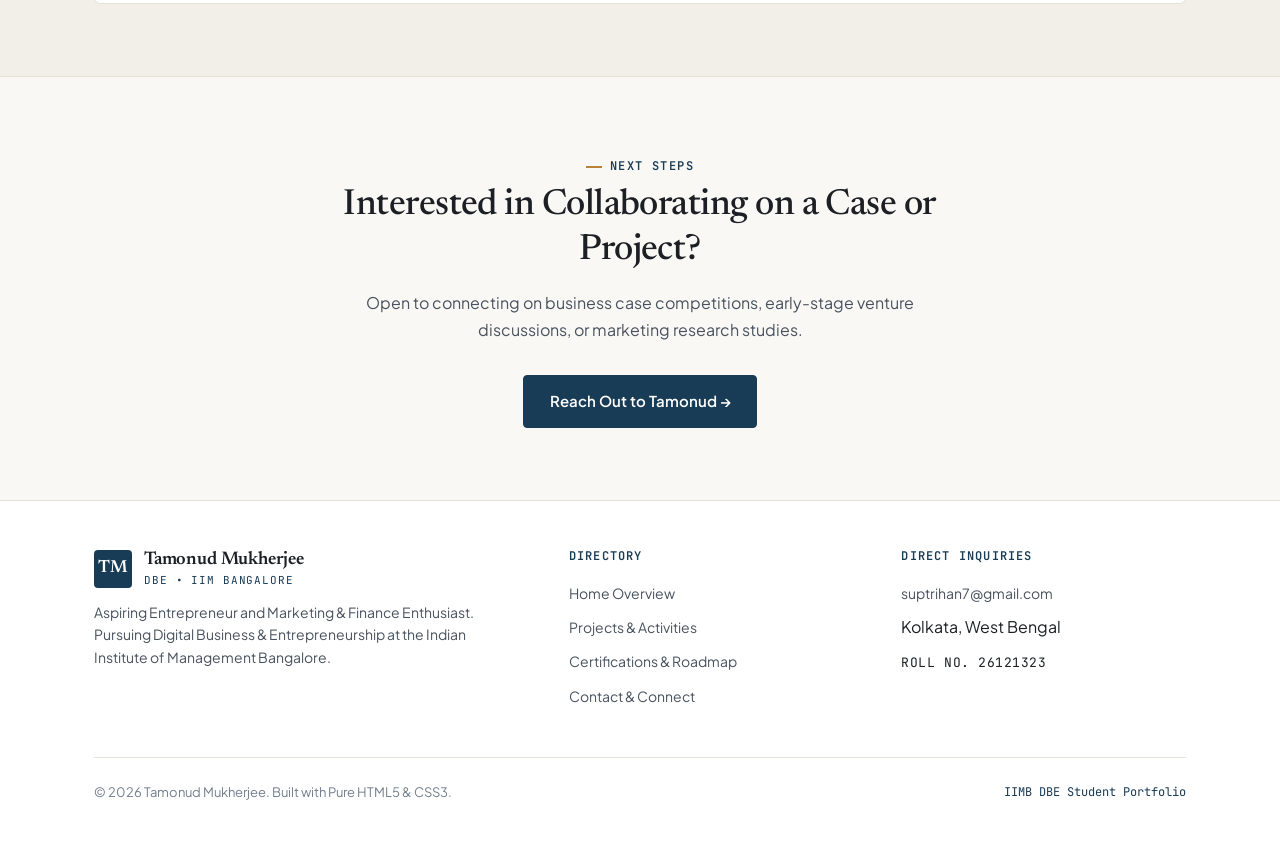
<file: projects.html>
<!DOCTYPE html>
<html lang="en">
<head>
  <meta charset="UTF-8">
  <meta name="viewport" content="width=device-width, initial-scale=1.0">
  <title>Projects &amp; Roadmap | Tamonud Mukherjee &bull; IIM Bangalore</title>
  <meta name="description" content="Academic case studies, startup ideation, financial analysis, competitor benchmarks, and learning roadmap of Tamonud Mukherjee.">
  
  <!-- Google Fonts: Newsreader, Plus Jakarta Sans, JetBrains Mono -->
  <link rel="preconnect" href="https://fonts.googleapis.com">
  <link rel="preconnect" href="https://fonts.gstatic.com" crossorigin>
  <link href="https://fonts.googleapis.com/css2?family=JetBrains+Mono:wght@400;500;600&family=Newsreader:ital,opsz,wght@0,6..72,400;0,6..72,500;0,6..72,600;1,6..72,400;1,6..72,500&family=Plus+Jakarta+Sans:wght@400;500;600;700&display=swap" rel="stylesheet">
  
  <!-- External CSS Stylesheet -->
  <link rel="stylesheet" href="style.css">
</head>
<body>

  <!-- ========================================================================
       GLOBAL NAVIGATION HEADER
       Demonstrates: Sticky header, active link on Projects
       ======================================================================== -->
  <header id="main-header">
    <div class="container nav-container">
      <a href="index.html" class="brand" aria-label="Tamonud Mukherjee Home">
        <span class="brand-monogram">TM</span>
        <div class="brand-text">
          <span class="brand-name">Tamonud Mukherjee</span>
          <span class="brand-role">DBE &bull; IIM Bangalore</span>
        </div>
      </a>

      <nav aria-label="Primary Navigation">
        <ul class="nav-links">
          <li><a href="index.html" class="nav-link">Home</a></li>
          <li><a href="projects.html" class="nav-link active">Projects &amp; Roadmap</a></li>
          <li><a href="contact.html" class="nav-link">Contact</a></li>
        </ul>
      </nav>

      <a href="contact.html" class="nav-cta">Connect</a>
    </div>
  </header>

  <!-- ========================================================================
       MAIN PAGE CONTENT
       ======================================================================== -->
  <main class="main-content">

    <!-- PAGE MASTHEAD INTRO -->
    <section class="section section--bordered section--subtle">
      <div class="container">
        <header class="section-header" style="margin-bottom: 0;">
          <span class="section-eyebrow">Academic &amp; Self-Initiated Work</span>
          <h1 class="section-title">Projects, Experience &amp; Roadmap</h1>
          <p class="section-subtitle">
            Student-level case analyses, business ideation frameworks, and proactive learning milestones spanning finance, marketing, and venture creation.
          </p>
        </header>
      </div>
    </section>

    <!-- KEY HIGHLIGHTS BANNER -->
    <section class="section section--bordered">
      <div class="container">
        <header class="section-header">
          <span class="section-eyebrow">Key Milestones</span>
          <h2 class="section-title">Academic Highlights</h2>
          <p class="section-subtitle">Major educational benchmarks and distinguished institutional achievements.</p>
        </header>

        <div class="highlights-container">
          <!-- Highlight 1: IIM Bangalore -->
          <article class="highlight-banner-card">
            <span class="highlight-label">Higher Education Benchmark</span>
            <h3 class="highlight-title">Admitted to IIM Bangalore</h3>
            <p class="highlight-subtitle">
              Digital Business &amp; Entrepreneurship (DBE) programme &mdash; developing analytical, entrepreneurial, and management leadership skills.
            </p>
          </article>

          <!-- Highlight 2: Class X Distinction -->
          <article class="highlight-banner-card" style="background-color: var(--accent-navy-hover);">
            <span class="highlight-label">Scholastic Performance</span>
            <h3 class="highlight-title">90% in Secondary Board (Class X)</h3>
            <p class="highlight-subtitle">
              Strong foundation in school academics, demonstrating consistent analytical rigor, discipline, and academic dedication.
            </p>
          </article>
        </div>
      </div>
    </section>

    <!-- PROJECTS & ACTIVITIES SECTION -->
    <section id="projects-grid-section" class="section section--bordered">
      <div class="container">
        <header class="section-header">
          <span class="section-eyebrow">Portfolio Case Work</span>
          <h2 class="section-title">Projects &amp; Practical Activities</h2>
          <p class="section-subtitle">
            Academic and self-initiated coursework designed to test theoretical models against real-world business scenarios.
          </p>
        </header>

        <div class="projects-grid">
          
          <!-- Project 01: Startup Ideation -->
          <article class="project-card">
            <div class="project-meta-header">
              <span class="project-index">CASE / 01</span>
              <span class="project-tag">Entrepreneurship</span>
            </div>
            <h3 class="project-title">Startup Ideation</h3>
            <p class="project-desc">
              Took an early-stage business idea from problem to pitch: identified customer pain points, shaped a value proposition, outlined a simple business model and revenue streams, and gathered peer feedback.
            </p>
            <div class="project-highlights-list">
              <strong>Key Focus:</strong> Customer pain-point mapping, value proposition design &amp; pitch delivery.
            </div>
          </article>

          <!-- Project 02: Brand Analysis -->
          <article class="project-card">
            <div class="project-meta-header">
              <span class="project-index">CASE / 02</span>
              <span class="project-tag">Brand Strategy</span>
            </div>
            <h3 class="project-title">Brand Analysis</h3>
            <p class="project-desc">
              Studied the positioning, target audience, tone and visual identity of a consumer brand, compared it with similar brands, and summarised its strategic strengths and market gaps.
            </p>
            <div class="project-highlights-list">
              <strong>Key Focus:</strong> Audience segmentation, brand voice analysis &amp; competitive differentiation.
            </div>
          </article>

          <!-- Project 03: Social Media Campaign Concept -->
          <article class="project-card">
            <div class="project-meta-header">
              <span class="project-index">CASE / 03</span>
              <span class="project-tag">Digital Marketing</span>
            </div>
            <h3 class="project-title">Social Media Campaign Concept</h3>
            <p class="project-desc">
              Planned a small campaign: defined audience personas, selected optimal social platforms, drafted a content calendar, and created Canva-designed creatives with proposed KPIs for reach and engagement.
            </p>
            <div class="project-highlights-list">
              <strong>Key Focus:</strong> Persona mapping, content scheduling &amp; quantitative campaign KPIs.
            </div>
          </article>

          <!-- Project 04: Competitor Research -->
          <article class="project-card">
            <div class="project-meta-header">
              <span class="project-index">CASE / 04</span>
              <span class="project-tag">Market Analytics</span>
            </div>
            <h3 class="project-title">Competitor Research</h3>
            <p class="project-desc">
              Built an Excel comparison matrix of competing players across pricing structures, product offerings, target customer segments, and marketing channels to pinpoint market gaps and strategic opportunities.
            </p>
            <div class="project-highlights-list">
              <strong>Key Focus:</strong> Matrix benchmarking in MS Excel, pricing analysis &amp; distribution channels.
            </div>
          </article>

          <!-- Project 05: Basic Financial Analysis -->
          <article class="project-card">
            <div class="project-meta-header">
              <span class="project-index">CASE / 05</span>
              <span class="project-tag">Corporate Finance</span>
            </div>
            <h3 class="project-title">Basic Financial Analysis</h3>
            <p class="project-desc">
              Read the financial statements of a listed company and calculated basic profitability, liquidity, and growth ratios in Excel to evaluate and summarise its overall financial health.
            </p>
            <div class="project-highlights-list">
              <strong>Key Focus:</strong> Income statement &amp; balance sheet ratios, liquidity analysis, Excel modeling.
            </div>
          </article>

          <!-- Project 06: Marketing Presentations -->
          <article class="project-card">
            <div class="project-meta-header">
              <span class="project-index">CASE / 06</span>
              <span class="project-tag">Communication</span>
            </div>
            <h3 class="project-title">Marketing Presentations</h3>
            <p class="project-desc">
              Prepared short, high-impact PowerPoint presentations on marketing and business topics, focusing on clear conceptual structure, compelling visuals, and persuasive executive storytelling.
            </p>
            <div class="project-highlights-list">
              <strong>Key Focus:</strong> Slide architecture, information hierarchy, data visualization &amp; narrative flow.
            </div>
          </article>

        </div>
      </div>
    </section>

    <!-- CERTIFICATIONS & LEARNING ROADMAP SECTION -->
    <section id="roadmap" class="section section--bordered section--subtle">
      <div class="container">
        <header class="section-header">
          <span class="section-eyebrow">Strategic Upskilling</span>
          <h2 class="section-title">Certifications &amp; Learning Roadmap</h2>
          <p class="section-subtitle">
            Proactive learning goals and specialized skill tracks currently in progress &mdash; structured to complement academic training at IIM Bangalore.
          </p>
        </header>

        <!-- Semantic Responsive Table -->
        <div class="table-responsive-wrapper">
          <table class="roadmap-table">
            <thead>
              <tr>
                <th scope="col">Course / Activity</th>
                <th scope="col">Platform / Host</th>
                <th scope="col">Core Focus Area</th>
                <th scope="col">Status</th>
              </tr>
            </thead>
            <tbody>
              <tr>
                <td class="table-course-name">Fundamentals of Digital Marketing</td>
                <td><span class="table-platform-badge">Google (Online Course)</span></td>
                <td>Digital marketing basics &amp; search fundamentals</td>
                <td><span class="status-badge-planned">Planned</span></td>
              </tr>
              <tr>
                <td class="table-course-name">SEO &amp; Inbound Marketing</td>
                <td><span class="table-platform-badge">HubSpot Academy</span></td>
                <td>SEO basics, content marketing &amp; audience funnels</td>
                <td><span class="status-badge-planned">Planned</span></td>
              </tr>
              <tr>
                <td class="table-course-name">Financial Markets &ndash; Beginner Module</td>
                <td><span class="table-platform-badge">NSE Academy</span></td>
                <td>Capital markets, equity instruments &amp; investing basics</td>
                <td><span class="status-badge-planned">Planned</span></td>
              </tr>
              <tr>
                <td class="table-course-name">Statistics &amp; Excel for Business Analytics</td>
                <td><span class="table-platform-badge">Coursera / NPTEL</span></td>
                <td>Analytics foundations, descriptive stats &amp; spreadsheet modeling</td>
                <td><span class="status-badge-planned">Planned</span></td>
              </tr>
              <tr>
                <td class="table-course-name">Canva Design School</td>
                <td><span class="table-platform-badge">Canva</span></td>
                <td>Visual branding, pitch creatives &amp; layout balance</td>
                <td><span class="status-badge-planned">Planned</span></td>
              </tr>
              <tr>
                <td class="table-course-name">Entrepreneurship Workshops &amp; Startup Events</td>
                <td><span class="table-platform-badge">IIM Bangalore Ecosystem</span></td>
                <td>Venture ideation, founder workshops &amp; peer networking</td>
                <td><span class="status-badge-planned">Planned</span></td>
              </tr>
            </tbody>
          </table>
        </div>

        <!-- Academic Transparency Note -->
        <div style="background-color: var(--bg-surface); border: 1px solid var(--border-light); border-radius: 6px; padding: var(--space-md); font-size: 0.8125rem; color: var(--text-muted);">
          <strong>Transparency Notice:</strong> Learning goals I am actively working towards &ndash; none of the items above are listed as completed credentials. All tracks are pursued in tandem with the DBE syllabus.
        </div>

      </div>
    </section>

    <!-- CALL TO ACTION BANNER -->
    <section class="section">
      <div class="container" style="text-align: center; max-width: 680px; margin: 0 auto;">
        <span class="section-eyebrow" style="justify-content: center;">Next Steps</span>
        <h2 style="font-size: 2.25rem; margin-bottom: var(--space-md);">Interested in Collaborating on a Case or Project?</h2>
        <p style="margin-bottom: var(--space-xl);">
          Open to connecting on business case competitions, early-stage venture discussions, or marketing research studies.
        </p>
        <a href="contact.html" class="btn btn-primary">Reach Out to Tamonud &rarr;</a>
      </div>
    </section>

  </main>

  <!-- ========================================================================
       GLOBAL FOOTER
       ======================================================================== -->
  <footer id="main-footer">
    <div class="container">
      <div class="footer-grid">
        <div>
          <a href="index.html" class="brand" aria-label="Tamonud Mukherjee Home">
            <span class="brand-monogram">TM</span>
            <div class="brand-text">
              <span class="brand-name">Tamonud Mukherjee</span>
              <span class="brand-role">DBE &bull; IIM Bangalore</span>
            </div>
          </a>
          <p class="footer-brand-summary">
            Aspiring Entrepreneur and Marketing &amp; Finance Enthusiast. Pursuing Digital Business &amp; Entrepreneurship at the Indian Institute of Management Bangalore.
          </p>
        </div>

        <div>
          <h4 class="footer-column-title">Directory</h4>
          <ul class="footer-nav-list">
            <li><a href="index.html">Home Overview</a></li>
            <li><a href="projects.html">Projects &amp; Activities</a></li>
            <li><a href="#roadmap">Certifications &amp; Roadmap</a></li>
            <li><a href="contact.html">Contact &amp; Connect</a></li>
          </ul>
        </div>

        <div>
          <h4 class="footer-column-title">Direct Inquiries</h4>
          <ul class="footer-nav-list">
            <li><a href="mailto:suptrihan7@gmail.com">suptrihan7@gmail.com</a></li>
            <li><span>Kolkata, West Bengal</span></li>
            <li><span class="mono-label">Roll No. 26121323</span></li>
          </ul>
        </div>
      </div>

      <div class="footer-bottom">
        <div>&copy; 2026 Tamonud Mukherjee. Built with Pure HTML5 &amp; CSS3.</div>
        <div class="footer-academic-badge">IIMB DBE Student Portfolio</div>
      </div>
    </div>
  </footer>

</body>
</html>
</file>
<file: style.css>
/* ==========================================================================
   TAMONUD MUKHERJEE - PERSONAL PORTFOLIO STYLESHEET
   Technologies Used: Pure CSS3 (No JavaScript, No Frameworks, No Preprocessors)
   Design Aesthetic: Human-Crafted Editorial & Contemporary Academic Style
   ========================================================================== */

/* --------------------------------------------------------------------------
   1. CSS CUSTOM PROPERTIES (VARIABLES)
   Demonstrating: Centralized Design Tokens, HSL & Hex Color Palettes
   -------------------------------------------------------------------------- */
:root {
  /* Editorial Palette: Warm parchment canvas, deep obsidian ink, academic navy & brass */
  --bg-canvas: #FAF8F5;          /* Warm linen/paper background */
  --bg-surface: #FFFFFF;         /* Crisp white for elevated card surfaces */
  --bg-subtle: #F2EFE9;          /* Soft tint for secondary panels & table headers */
  --bg-accent-tint: #EBF1F5;     /* Delicate navy tint for highlights */
  --bg-gold-tint: #FAF3E8;       /* Warm ochre tint for milestone badges */

  /* Text & Typographic Colors */
  --text-primary: #1C2024;       /* Deep charcoal ink for high readability */
  --text-secondary: #48525E;     /* Balanced slate gray for editorial body paragraphs */
  --text-muted: #727F8D;         /* Subdued cool gray for captions and metadata */
  --text-light: #FFFFFF;         /* Pure white text for dark badges and buttons */

  /* Editorial Accent Colors */
  --accent-navy: #183B56;        /* Deep academic navy - signifies IIMB pedigree */
  --accent-navy-hover: #10273B;  /* Deeper navy for hover states */
  --accent-brass: #B8823B;       /* Refined warm ochre/brass for distinction */
  --accent-brass-subtle: #96672A;/* Slightly darker ochre for readable link text */
  --accent-terracotta: #C85A32;  /* Editorial warm terracotta highlight */
  --accent-green: #2E7D32;       /* Forest green for active/pursuing status */

  /* Structural Borders & Rules */
  --border-light: #E7E2D8;       /* Hairline rule between layout sections */
  --border-medium: #D1CAC0;      /* Distinct card border */
  --border-dark: #1C2024;        /* Bold typographic hairline separator */

  /* Typography Stack */
  --font-serif: 'Newsreader', 'Playfair Display', Georgia, 'Times New Roman', serif;
  --font-sans: 'Plus Jakarta Sans', -apple-system, BlinkMacSystemFont, 'Segoe UI', Roboto, sans-serif;
  --font-mono: 'JetBrains Mono', 'SF Mono', Menlo, Monaco, Consolas, monospace;

  /* Spacing Scale (Box Model) */
  --space-2xs: 0.25rem;  /* 4px */
  --space-xs:  0.5rem;   /* 8px */
  --space-sm:  0.75rem;  /* 12px */
  --space-md:  1rem;     /* 16px */
  --space-lg:  1.5rem;   /* 24px */
  --space-xl:  2rem;     /* 32px */
  --space-2xl: 3rem;     /* 48px */
  --space-3xl: 4.5rem;   /* 72px */

  /* Box Shadows (Subtle, tactile, non-glowing) */
  --shadow-sm: 0 1px 3px rgba(28, 32, 36, 0.05);
  --shadow-md: 0 4px 12px rgba(28, 32, 36, 0.06);
  --shadow-hover: 0 8px 24px rgba(24, 59, 86, 0.10);

  /* Layout Widths */
  --max-width: 1140px;
  --header-height: 72px;

  /* Transitions */
  --transition-fast: 0.2s ease;
  --transition-smooth: 0.3s ease;
}

/* --------------------------------------------------------------------------
   2. CSS RESET & GLOBAL BOX MODEL
   Demonstrating: Universal selector (*), box-sizing: border-box
   -------------------------------------------------------------------------- */
*,
*::before,
*::after {
  box-sizing: border-box;
  margin: 0;
  padding: 0;
}

html {
  font-size: 16px;
  scroll-behavior: smooth;
  background-color: var(--bg-canvas);
}

body {
  font-family: var(--font-sans);
  font-size: 1rem;
  line-height: 1.65;
  color: var(--text-primary);
  background-color: var(--bg-canvas);
  -webkit-font-smoothing: antialiased;
  -moz-osx-font-smoothing: grayscale;
  min-height: 100vh;
  display: flex;
  flex-direction: column;
}

/* --------------------------------------------------------------------------
   3. ELEMENT SELECTORS: TYPOGRAPHY & SEMANTIC TAGS
   Demonstrating: Element selectors, font pairings, line heights, margins
   -------------------------------------------------------------------------- */
h1, h2, h3, h4, h5, h6 {
  font-family: var(--font-serif);
  font-weight: 500;
  line-height: 1.25;
  color: var(--text-primary);
  letter-spacing: -0.015em;
}

h1 {
  font-size: 2.75rem;
  font-weight: 600;
  margin-bottom: var(--space-md);
}

h2 {
  font-size: 2rem;
  font-weight: 500;
  margin-bottom: var(--space-md);
}

h3 {
  font-size: 1.35rem;
  font-weight: 600;
  margin-bottom: var(--space-xs);
}

p {
  color: var(--text-secondary);
  margin-bottom: var(--space-md);
}

p:last-child {
  margin-bottom: 0;
}

a {
  color: var(--accent-navy);
  text-decoration: none;
  transition: color var(--transition-fast);
}

a:hover {
  color: var(--accent-brass);
}

img {
  max-width: 100%;
  height: auto;
  display: block;
}

ul, ol {
  list-style: none;
}

blockquote {
  border-left: 3px solid var(--accent-brass);
  padding-left: var(--space-lg);
  margin: var(--space-lg) 0;
  font-family: var(--font-serif);
  font-style: italic;
  font-size: 1.25rem;
  color: var(--text-primary);
}

code, kbd, samp, .mono-label {
  font-family: var(--font-mono);
  font-size: 0.8125rem;
  letter-spacing: 0.04em;
  text-transform: uppercase;
}

hr {
  border: 0;
  border-top: 1px solid var(--border-light);
  margin: var(--space-2xl) 0;
}

/* --------------------------------------------------------------------------
   4. LAYOUT UTILITIES & CONTAINERS
   Demonstrating: Class selectors, margin auto, flexbox and CSS grid
   -------------------------------------------------------------------------- */
.container {
  width: 100%;
  max-width: var(--max-width);
  margin-left: auto;
  margin-right: auto;
  padding-left: var(--space-lg);
  padding-right: var(--space-lg);
}

.main-content {
  flex: 1 0 auto;
}

.section {
  padding-top: var(--space-3xl);
  padding-bottom: var(--space-3xl);
  position: relative;
}

.section--bordered {
  border-bottom: 1px solid var(--border-light);
}

.section--subtle {
  background-color: var(--bg-subtle);
}

/* Section Header Editorial Presentation */
.section-header {
  margin-bottom: var(--space-2xl);
  position: relative;
}

.section-eyebrow {
  display: inline-flex;
  align-items: center;
  gap: var(--space-xs);
  font-family: var(--font-mono);
  font-size: 0.75rem;
  letter-spacing: 0.12em;
  text-transform: uppercase;
  color: var(--accent-navy);
  margin-bottom: var(--space-xs);
  font-weight: 600;
}

.section-eyebrow::before {
  content: "";
  display: inline-block;
  width: 16px;
  height: 2px;
  background-color: var(--accent-brass);
}

.section-title {
  font-size: 2.15rem;
  color: var(--text-primary);
  margin-bottom: var(--space-xs);
}

.section-subtitle {
  font-size: 1.05rem;
  color: var(--text-secondary);
  max-width: 680px;
}

/* --------------------------------------------------------------------------
   5. NAVIGATION BAR & HEADER
   Demonstrating: Position: sticky, flexbox layout, z-index, box-shadow
   -------------------------------------------------------------------------- */
#main-header {
  position: sticky;
  top: 0;
  z-index: 100;
  background-color: rgba(250, 248, 245, 0.94);
  backdrop-filter: blur(8px);
  -webkit-backdrop-filter: blur(8px);
  border-bottom: 1px solid var(--border-light);
  height: var(--header-height);
  display: flex;
  align-items: center;
}

.nav-container {
  display: flex;
  justify-content: space-between;
  align-items: center;
}

/* Logo / Monogram Brand */
.brand {
  display: flex;
  align-items: center;
  gap: var(--space-sm);
  text-decoration: none;
}

.brand-monogram {
  width: 38px;
  height: 38px;
  background-color: var(--accent-navy);
  color: var(--text-light);
  display: flex;
  align-items: center;
  justify-content: center;
  font-family: var(--font-serif);
  font-weight: 600;
  font-size: 1.1rem;
  border-radius: 4px;
  transition: transform var(--transition-fast), background-color var(--transition-fast);
}

.brand:hover .brand-monogram {
  transform: translateY(-1px);
  background-color: var(--accent-brass);
}

.brand-text {
  display: flex;
  flex-direction: column;
}

.brand-name {
  font-family: var(--font-serif);
  font-size: 1.15rem;
  font-weight: 600;
  color: var(--text-primary);
  letter-spacing: -0.01em;
  line-height: 1.2;
}

.brand-role {
  font-family: var(--font-mono);
  font-size: 0.6875rem;
  letter-spacing: 0.08em;
  text-transform: uppercase;
  color: var(--accent-navy);
}

/* Primary Navigation Links */
.nav-links {
  display: flex;
  align-items: center;
  gap: var(--space-xl);
}

.nav-link {
  font-family: var(--font-sans);
  font-size: 0.9375rem;
  font-weight: 500;
  color: var(--text-secondary);
  position: relative;
  padding: var(--space-xs) 0;
  transition: color var(--transition-fast);
}

.nav-link:hover {
  color: var(--accent-navy);
}

/* Active Nav State */
.nav-link.active {
  color: var(--accent-navy);
  font-weight: 600;
}

.nav-link.active::after {
  content: "";
  position: absolute;
  bottom: 0;
  left: 0;
  width: 100%;
  height: 2px;
  background-color: var(--accent-brass);
}

.nav-cta {
  display: inline-flex;
  align-items: center;
  justify-content: center;
  padding: 0.5rem 1.1rem;
  font-family: var(--font-sans);
  font-size: 0.875rem;
  font-weight: 600;
  color: var(--accent-navy);
  border: 1px solid var(--accent-navy);
  border-radius: 4px;
  transition: all var(--transition-fast);
}

.nav-cta:hover {
  background-color: var(--accent-navy);
  color: var(--text-light);
}

/* --------------------------------------------------------------------------
   6. HERO SECTION / EDITORIAL MASTHEAD
   Demonstrating: CSS Grid (asymmetric columns), Flexbox, relative positioning
   -------------------------------------------------------------------------- */
#hero-section {
  padding-top: var(--space-3xl);
  padding-bottom: var(--space-3xl);
  border-bottom: 1px solid var(--border-light);
  background: linear-gradient(180deg, rgba(255,255,255,0.7) 0%, var(--bg-canvas) 100%);
}

.hero-grid {
  display: grid;
  grid-template-columns: 1.35fr 1fr;
  gap: var(--space-2xl);
  align-items: center;
}

.hero-content {
  display: flex;
  flex-direction: column;
}

.hero-affiliation {
  display: inline-flex;
  align-items: center;
  gap: var(--space-xs);
  padding: 0.35rem 0.85rem;
  background-color: var(--bg-accent-tint);
  border: 1px solid rgba(24, 59, 86, 0.15);
  border-radius: 4px;
  font-family: var(--font-mono);
  font-size: 0.75rem;
  font-weight: 600;
  color: var(--accent-navy);
  letter-spacing: 0.06em;
  margin-bottom: var(--space-lg);
  align-self: flex-start;
}

.status-dot {
  width: 8px;
  height: 8px;
  border-radius: 50%;
  background-color: var(--accent-green);
  display: inline-block;
}

.hero-title {
  font-size: 3.25rem;
  font-weight: 600;
  line-height: 1.12;
  margin-bottom: var(--space-md);
  color: var(--text-primary);
}

.hero-title-italic {
  font-family: var(--font-serif);
  font-style: italic;
  font-weight: 400;
  color: var(--accent-brass);
}

.hero-lead {
  font-size: 1.1875rem;
  line-height: 1.7;
  color: var(--text-secondary);
  margin-bottom: var(--space-xl);
  max-width: 580px;
}

.hero-cta-group {
  display: flex;
  align-items: center;
  flex-wrap: wrap;
  gap: var(--space-md);
  margin-bottom: var(--space-2xl);
}

/* Primary and Secondary Button Components */
.btn {
  display: inline-flex;
  align-items: center;
  justify-content: center;
  gap: var(--space-xs);
  padding: 0.8rem 1.6rem;
  font-family: var(--font-sans);
  font-size: 0.9375rem;
  font-weight: 600;
  border-radius: 4px;
  cursor: pointer;
  transition: all var(--transition-fast);
  border: 1px solid transparent;
}

.btn-primary {
  background-color: var(--accent-navy);
  color: var(--text-light);
  border-color: var(--accent-navy);
}

.btn-primary:hover {
  background-color: var(--accent-navy-hover);
  color: var(--text-light);
  transform: translateY(-1px);
  box-shadow: var(--shadow-md);
}

.btn-secondary {
  background-color: transparent;
  color: var(--text-primary);
  border-color: var(--border-medium);
}

.btn-secondary:hover {
  border-color: var(--accent-navy);
  background-color: var(--bg-surface);
  color: var(--accent-navy);
  transform: translateY(-1px);
}

/* Quick Metadata Strip under CTA */
.hero-meta-strip {
  display: flex;
  flex-wrap: wrap;
  gap: var(--space-xl);
  padding-top: var(--space-lg);
  border-top: 1px solid var(--border-light);
}

.meta-item {
  display: flex;
  flex-direction: column;
}

.meta-label {
  font-family: var(--font-mono);
  font-size: 0.6875rem;
  color: var(--text-muted);
  letter-spacing: 0.08em;
  text-transform: uppercase;
  margin-bottom: 2px;
}

.meta-value {
  font-size: 0.9375rem;
  font-weight: 600;
  color: var(--text-primary);
}

/* Hero Portrait Presentation */
.hero-portrait-card {
  position: relative;
  background-color: var(--bg-surface);
  border: 1px solid var(--border-medium);
  border-radius: 6px;
  padding: var(--space-md);
  box-shadow: var(--shadow-md);
  transition: transform var(--transition-smooth), box-shadow var(--transition-smooth);
}

.hero-portrait-card:hover {
  transform: translateY(-3px);
  box-shadow: var(--shadow-hover);
}

.portrait-frame {
  position: relative;
  overflow: hidden;
  border-radius: 4px;
  background-color: var(--bg-subtle);
  aspect-ratio: 4 / 5;
  border: 1px solid var(--border-light);
}

.portrait-frame img {
  width: 100%;
  height: 100%;
  object-fit: cover;
  object-position: center top;
}

.portrait-caption {
  margin-top: var(--space-md);
  padding-top: var(--space-sm);
  border-top: 1px solid var(--border-light);
  display: flex;
  justify-content: space-between;
  align-items: center;
}

.portrait-caption-name {
  font-family: var(--font-serif);
  font-size: 1.125rem;
  font-weight: 600;
  color: var(--text-primary);
}

.portrait-caption-roll {
  font-family: var(--font-mono);
  font-size: 0.75rem;
  color: var(--text-muted);
}

/* --------------------------------------------------------------------------
   7. "AT A GLANCE" DOSSIER / STATS GRID
   Demonstrating: ID Selector (#at-a-glance), CSS Grid auto-fit, minmax
   -------------------------------------------------------------------------- */
#at-a-glance {
  position: relative;
  border-top: 1px solid var(--border-light);
}

.glance-grid {
  display: grid;
  grid-template-columns: repeat(auto-fit, minmax(220px, 1fr));
  gap: var(--space-md);
}

.glance-card {
  background-color: var(--bg-surface);
  border: 1px solid var(--border-light);
  border-radius: 6px;
  padding: var(--space-lg);
  display: flex;
  flex-direction: column;
  transition: all var(--transition-fast);
}

.glance-card:hover {
  border-color: var(--accent-brass);
  transform: translateY(-2px);
  box-shadow: var(--shadow-sm);
}

.glance-card .glance-code {
  font-family: var(--font-mono);
  font-size: 0.6875rem;
  color: var(--accent-brass);
  letter-spacing: 0.1em;
  text-transform: uppercase;
  margin-bottom: var(--space-xs);
  font-weight: 600;
}

.glance-card .glance-title {
  font-family: var(--font-serif);
  font-size: 1.25rem;
  font-weight: 600;
  color: var(--text-primary);
  margin-bottom: var(--space-2xs);
}

.glance-card .glance-desc {
  font-size: 0.875rem;
  color: var(--text-secondary);
  line-height: 1.5;
}

/* --------------------------------------------------------------------------
   8. ABOUT ME SECTION (EDITORIAL SPLIT)
   Demonstrating: ID Selector (#about), Two-column layout, pull quotes
   -------------------------------------------------------------------------- */
#about {
  position: relative;
  background-color: var(--bg-canvas);
}

.about-grid {
  display: grid;
  grid-template-columns: 1.25fr 1fr;
  gap: var(--space-2xl);
}

.about-narrative {
  font-size: 1.0625rem;
  line-height: 1.8;
  color: var(--text-secondary);
}

.about-narrative p {
  margin-bottom: var(--space-lg);
}

.about-narrative strong {
  color: var(--text-primary);
  font-weight: 600;
}

.about-sidebar {
  display: flex;
  flex-direction: column;
  gap: var(--space-lg);
}

.philosophy-card {
  background-color: var(--bg-surface);
  border-left: 4px solid var(--accent-brass);
  border-top: 1px solid var(--border-light);
  border-right: 1px solid var(--border-light);
  border-bottom: 1px solid var(--border-light);
  border-radius: 0 6px 6px 0;
  padding: var(--space-lg);
}

.philosophy-quote {
  font-family: var(--font-serif);
  font-style: italic;
  font-size: 1.15rem;
  line-height: 1.6;
  color: var(--text-primary);
  margin-bottom: var(--space-sm);
}

.philosophy-attribution {
  font-family: var(--font-mono);
  font-size: 0.75rem;
  text-transform: uppercase;
  letter-spacing: 0.08em;
  color: var(--accent-navy);
  font-weight: 600;
}

/* Collaboration Highlights Box */
.collab-box {
  background-color: var(--bg-surface);
  border: 1px solid var(--border-light);
  border-radius: 6px;
  padding: var(--space-lg);
}

.collab-box-title {
  font-family: var(--font-serif);
  font-size: 1.15rem;
  font-weight: 600;
  color: var(--text-primary);
  margin-bottom: var(--space-md);
  padding-bottom: var(--space-xs);
  border-bottom: 1px solid var(--border-light);
}

.collab-list li {
  position: relative;
  padding-left: var(--space-md);
  margin-bottom: var(--space-sm);
  font-size: 0.9375rem;
  line-height: 1.6;
  color: var(--text-secondary);
}

.collab-list li::before {
  content: "•";
  color: var(--accent-navy);
  position: absolute;
  left: 0;
  font-size: 1.25rem;
  line-height: 1.2;
}

/* --------------------------------------------------------------------------
   9. CORE SKILLS MATRIX (BY DOMAIN)
   Demonstrating: ID Selector (#skills), Flexbox badge tags, CSS Grid
   -------------------------------------------------------------------------- */
#skills {
  position: relative;
}

.skills-grid {
  display: grid;
  grid-template-columns: repeat(3, 1fr);
  gap: var(--space-lg);
}

.skill-category-card {
  background-color: var(--bg-surface);
  border: 1px solid var(--border-light);
  border-radius: 6px;
  padding: var(--space-xl);
  display: flex;
  flex-direction: column;
  transition: all var(--transition-fast);
}

.skill-category-card:hover {
  border-color: var(--accent-navy);
  transform: translateY(-2px);
  box-shadow: var(--shadow-sm);
}

.skill-category-header {
  margin-bottom: var(--space-md);
  padding-bottom: var(--space-sm);
  border-bottom: 1px solid var(--border-light);
}

.skill-category-tag {
  font-family: var(--font-mono);
  font-size: 0.6875rem;
  text-transform: uppercase;
  letter-spacing: 0.1em;
  color: var(--accent-brass);
  font-weight: 600;
  margin-bottom: var(--space-2xs);
}

.skill-category-title {
  font-family: var(--font-serif);
  font-size: 1.25rem;
  font-weight: 600;
  color: var(--text-primary);
}

.skill-badge-cloud {
  display: flex;
  flex-wrap: wrap;
  gap: var(--space-xs);
}

.skill-badge {
  display: inline-block;
  padding: 0.35rem 0.75rem;
  background-color: var(--bg-canvas);
  border: 1px solid var(--border-light);
  border-radius: 20px;
  font-size: 0.8125rem;
  font-weight: 500;
  color: var(--text-primary);
  transition: all var(--transition-fast);
}

.skill-badge:hover {
  background-color: var(--accent-navy);
  color: var(--text-light);
  border-color: var(--accent-navy);
  transform: translateY(-1px);
}

/* --------------------------------------------------------------------------
   10. EDUCATION & TIMELINE COMPONENT
   Demonstrating: ID Selector (#education), CSS Timeline, relative/absolute positioning
   -------------------------------------------------------------------------- */
#education {
  position: relative;
  background-color: var(--bg-canvas);
}

.timeline-container {
  position: relative;
  padding-left: var(--space-xl);
}

.timeline-container::before {
  content: "";
  position: absolute;
  top: 8px;
  bottom: 8px;
  left: 6px;
  width: 2px;
  background-color: var(--border-medium);
}

.timeline-item {
  position: relative;
  margin-bottom: var(--space-2xl);
}

.timeline-item:last-child {
  margin-bottom: 0;
}

.timeline-marker {
  position: absolute;
  left: calc(-1 * var(--space-xl) + 1px);
  top: 6px;
  width: 12px;
  height: 12px;
  border-radius: 50%;
  background-color: var(--bg-surface);
  border: 3px solid var(--accent-navy);
  box-shadow: 0 0 0 3px var(--bg-canvas);
}

.timeline-item--active .timeline-marker {
  background-color: var(--accent-brass);
  border-color: var(--accent-navy);
}

.timeline-card {
  background-color: var(--bg-surface);
  border: 1px solid var(--border-light);
  border-radius: 6px;
  padding: var(--space-lg);
  transition: all var(--transition-fast);
}

.timeline-card:hover {
  border-color: var(--accent-navy);
  box-shadow: var(--shadow-sm);
}

.timeline-header {
  display: flex;
  justify-content: space-between;
  align-items: flex-start;
  flex-wrap: wrap;
  gap: var(--space-xs);
  margin-bottom: var(--space-xs);
}

.timeline-degree {
  font-family: var(--font-serif);
  font-size: 1.3rem;
  font-weight: 600;
  color: var(--text-primary);
}

.timeline-status-badge {
  font-family: var(--font-mono);
  font-size: 0.6875rem;
  text-transform: uppercase;
  letter-spacing: 0.08em;
  padding: 0.2rem 0.65rem;
  background-color: var(--bg-accent-tint);
  color: var(--accent-navy);
  border: 1px solid rgba(24, 59, 86, 0.2);
  border-radius: 4px;
  font-weight: 600;
}

.timeline-score-badge {
  font-family: var(--font-mono);
  font-size: 0.8125rem;
  font-weight: 600;
  color: var(--accent-navy);
  background-color: var(--bg-gold-tint);
  border: 1px solid rgba(184, 130, 59, 0.25);
  padding: 0.2rem 0.65rem;
  border-radius: 4px;
}

.timeline-institution {
  font-size: 0.9375rem;
  font-weight: 600;
  color: var(--accent-navy);
  margin-bottom: var(--space-xs);
}

.timeline-desc {
  font-size: 0.875rem;
  color: var(--text-secondary);
}

/* --------------------------------------------------------------------------
   11. TOOLS & TECHNICAL PROFICIENCY COMPONENT
   Demonstrating: Flexbox, CSS progress indicator bars
   -------------------------------------------------------------------------- */
.tools-grid {
  display: grid;
  grid-template-columns: repeat(auto-fit, minmax(240px, 1fr));
  gap: var(--space-md);
  margin-bottom: var(--space-xl);
}

.tool-card {
  background-color: var(--bg-surface);
  border: 1px solid var(--border-light);
  border-radius: 6px;
  padding: var(--space-md) var(--space-lg);
  display: flex;
  flex-direction: column;
  gap: var(--space-xs);
}

.tool-header {
  display: flex;
  justify-content: space-between;
  align-items: center;
}

.tool-name {
  font-weight: 600;
  font-size: 1rem;
  color: var(--text-primary);
}

.tool-level-text {
  font-family: var(--font-mono);
  font-size: 0.6875rem;
  color: var(--text-muted);
  text-transform: uppercase;
  letter-spacing: 0.05em;
}

.tool-dots-container {
  display: flex;
  gap: 6px;
  align-items: center;
}

.tool-dot {
  width: 24px;
  height: 6px;
  border-radius: 3px;
  background-color: var(--border-light);
}

.tool-dot.active {
  background-color: var(--accent-navy);
}

.tool-note {
  font-size: 0.8125rem;
  color: var(--text-muted);
  font-style: italic;
}

/* --------------------------------------------------------------------------
   12. INDUSTRIES & INTERESTS TAG CLOUDS
   Demonstrating: Inline-flex, wrapping tag components
   -------------------------------------------------------------------------- */
.dual-tag-grid {
  display: grid;
  grid-template-columns: 1fr 1fr;
  gap: var(--space-xl);
}

.tag-cloud-box {
  background-color: var(--bg-surface);
  border: 1px solid var(--border-light);
  border-radius: 6px;
  padding: var(--space-lg);
}

.tag-cloud-title {
  font-family: var(--font-serif);
  font-size: 1.15rem;
  font-weight: 600;
  color: var(--text-primary);
  margin-bottom: var(--space-md);
  padding-bottom: var(--space-xs);
  border-bottom: 1px solid var(--border-light);
}

.tag-cloud {
  display: flex;
  flex-wrap: wrap;
  gap: var(--space-xs);
}

.pill-tag {
  display: inline-block;
  padding: 0.35rem 0.85rem;
  font-size: 0.8125rem;
  background-color: var(--bg-canvas);
  color: var(--text-secondary);
  border: 1px solid var(--border-light);
  border-radius: 20px;
  transition: all var(--transition-fast);
}

.pill-tag:hover {
  border-color: var(--accent-brass);
  color: var(--accent-navy);
  background-color: var(--bg-gold-tint);
}

/* --------------------------------------------------------------------------
   13. PROJECTS & ACTIVITIES SECTION (ON PROJECTS.HTML)
   Demonstrating: ID Selector (#projects-grid-section), CSS Grid, card box-shadow
   -------------------------------------------------------------------------- */
#projects-grid-section {
  position: relative;
  background-color: var(--bg-canvas);
}

.projects-grid {
  display: grid;
  grid-template-columns: repeat(2, 1fr);
  gap: var(--space-xl);
}

.project-card {
  background-color: var(--bg-surface);
  border: 1px solid var(--border-light);
  border-radius: 6px;
  padding: var(--space-xl);
  display: flex;
  flex-direction: column;
  position: relative;
  transition: all var(--transition-smooth);
}

.project-card:hover {
  border-color: var(--accent-navy);
  transform: translateY(-4px);
  box-shadow: var(--shadow-hover);
}

.project-meta-header {
  display: flex;
  justify-content: space-between;
  align-items: center;
  margin-bottom: var(--space-sm);
  padding-bottom: var(--space-xs);
  border-bottom: 1px solid var(--border-light);
}

.project-index {
  font-family: var(--font-mono);
  font-size: 0.75rem;
  color: var(--accent-brass);
  font-weight: 600;
  letter-spacing: 0.1em;
}

.project-tag {
  font-family: var(--font-mono);
  font-size: 0.6875rem;
  text-transform: uppercase;
  letter-spacing: 0.08em;
  padding: 0.2rem 0.5rem;
  background-color: var(--bg-subtle);
  border-radius: 3px;
  color: var(--text-muted);
}

.project-title {
  font-family: var(--font-serif);
  font-size: 1.45rem;
  font-weight: 600;
  color: var(--text-primary);
  margin-bottom: var(--space-sm);
}

.project-desc {
  font-size: 0.9375rem;
  line-height: 1.7;
  color: var(--text-secondary);
  flex: 1 0 auto;
}

.project-highlights-list {
  margin-top: var(--space-md);
  padding-top: var(--space-sm);
  border-top: 1px dashed var(--border-light);
  font-size: 0.8125rem;
  color: var(--text-muted);
}

/* --------------------------------------------------------------------------
   14. HIGHLIGHTS BANNER
   Demonstrating: High-contrast editorial highlight panels
   -------------------------------------------------------------------------- */
.highlights-container {
  display: grid;
  grid-template-columns: repeat(2, 1fr);
  gap: var(--space-lg);
  margin-bottom: var(--space-2xl);
}

.highlight-banner-card {
  background-color: var(--accent-navy);
  color: var(--text-light);
  border-radius: 6px;
  padding: var(--space-xl);
  display: flex;
  flex-direction: column;
  justify-content: center;
  position: relative;
  overflow: hidden;
}

.highlight-banner-card::after {
  content: "";
  position: absolute;
  top: -20px;
  right: -20px;
  width: 90px;
  height: 90px;
  background-color: rgba(255, 255, 255, 0.04);
  border-radius: 50%;
}

.highlight-label {
  font-family: var(--font-mono);
  font-size: 0.6875rem;
  letter-spacing: 0.12em;
  text-transform: uppercase;
  color: var(--accent-brass);
  margin-bottom: var(--space-2xs);
  font-weight: 600;
}

.highlight-title {
  font-family: var(--font-serif);
  font-size: 1.5rem;
  font-weight: 600;
  color: var(--text-light);
  margin-bottom: var(--space-xs);
}

.highlight-subtitle {
  font-size: 0.9375rem;
  color: rgba(255, 255, 255, 0.85);
  line-height: 1.5;
}

/* --------------------------------------------------------------------------
   15. CERTIFICATIONS & ROADMAP TABLE
   Demonstrating: ID Selector (#roadmap), Semantic HTML table, nth-child
   -------------------------------------------------------------------------- */
#roadmap {
  position: relative;
}

.table-responsive-wrapper {
  overflow-x: auto;
  border: 1px solid var(--border-light);
  border-radius: 6px;
  background-color: var(--bg-surface);
  box-shadow: var(--shadow-sm);
  margin-bottom: var(--space-lg);
}

.roadmap-table {
  width: 100%;
  border-collapse: collapse;
  text-align: left;
  font-size: 0.9375rem;
}

.roadmap-table th {
  background-color: var(--bg-subtle);
  font-family: var(--font-mono);
  font-size: 0.75rem;
  font-weight: 600;
  text-transform: uppercase;
  letter-spacing: 0.08em;
  color: var(--text-primary);
  padding: var(--space-md) var(--space-lg);
  border-bottom: 2px solid var(--border-medium);
}

.roadmap-table td {
  padding: var(--space-md) var(--space-lg);
  border-bottom: 1px solid var(--border-light);
  color: var(--text-secondary);
  vertical-align: middle;
}

.roadmap-table tbody tr:last-child td {
  border-bottom: none;
}

.roadmap-table tbody tr:hover {
  background-color: var(--bg-canvas);
}

.table-course-name {
  font-weight: 600;
  color: var(--text-primary);
  font-family: var(--font-sans);
}

.table-platform-badge {
  font-family: var(--font-mono);
  font-size: 0.75rem;
  color: var(--accent-navy);
}

.status-badge-planned {
  display: inline-block;
  padding: 0.25rem 0.75rem;
  font-family: var(--font-mono);
  font-size: 0.6875rem;
  text-transform: uppercase;
  letter-spacing: 0.08em;
  color: var(--accent-navy);
  border: 1px solid var(--accent-navy);
  border-radius: 20px;
  background-color: var(--bg-accent-tint);
  font-weight: 600;
}

/* --------------------------------------------------------------------------
   16. CONTACT PAGE LAYOUT & FORM STYLES
   Demonstrating: Two-column layout, HTML form styling, :focus pseudo-classes
   -------------------------------------------------------------------------- */
.contact-layout-grid {
  display: grid;
  grid-template-columns: 1.15fr 1.35fr;
  gap: var(--space-2xl);
  align-items: flex-start;
}

.contact-dossier {
  background-color: var(--bg-surface);
  border: 1px solid var(--border-light);
  border-radius: 6px;
  padding: var(--space-xl);
}

.dossier-header {
  margin-bottom: var(--space-xl);
  padding-bottom: var(--space-md);
  border-bottom: 1px solid var(--border-light);
}

.dossier-title {
  font-family: var(--font-serif);
  font-size: 1.5rem;
  font-weight: 600;
  color: var(--text-primary);
  margin-bottom: var(--space-xs);
}

.contact-channels-list {
  display: flex;
  flex-direction: column;
  gap: var(--space-lg);
  margin-bottom: var(--space-xl);
}

.contact-channel-item {
  display: flex;
  align-items: flex-start;
  gap: var(--space-md);
}

.channel-icon-box {
  width: 40px;
  height: 40px;
  background-color: var(--bg-accent-tint);
  color: var(--accent-navy);
  display: flex;
  align-items: center;
  justify-content: center;
  border-radius: 4px;
  font-family: var(--font-mono);
  font-weight: 600;
  font-size: 0.875rem;
  flex-shrink: 0;
  border: 1px solid rgba(24, 59, 86, 0.15);
}

.channel-details {
  display: flex;
  flex-direction: column;
}

.channel-label {
  font-family: var(--font-mono);
  font-size: 0.6875rem;
  color: var(--text-muted);
  text-transform: uppercase;
  letter-spacing: 0.08em;
  margin-bottom: 2px;
}

.channel-value {
  font-size: 1rem;
  font-weight: 600;
  color: var(--text-primary);
}

.channel-value a:hover {
  text-decoration: underline;
}

/* Professional Links Grid */
.social-links-grid {
  display: grid;
  grid-template-columns: repeat(2, 1fr);
  gap: var(--space-sm);
  padding-top: var(--space-lg);
  border-top: 1px solid var(--border-light);
}

.social-button {
  display: flex;
  align-items: center;
  justify-content: center;
  padding: 0.6rem 0.85rem;
  border: 1px solid var(--border-light);
  border-radius: 4px;
  font-size: 0.8125rem;
  font-weight: 600;
  color: var(--text-primary);
  background-color: var(--bg-canvas);
  transition: all var(--transition-fast);
}

.social-button:hover {
  border-color: var(--accent-navy);
  background-color: var(--accent-navy);
  color: var(--text-light);
}

/* Contact Form Container & ID Selector Demonstration */
#contact-form {
  display: flex;
  flex-direction: column;
}

#contact-form input:focus,
#contact-form select:focus,
#contact-form textarea:focus {
  border-color: var(--accent-navy);
  background-color: var(--bg-surface);
  box-shadow: 0 0 0 3px rgba(24, 59, 86, 0.12);
}

.contact-form-card {
  background-color: var(--bg-surface);
  border: 1px solid var(--border-light);
  border-radius: 6px;
  padding: var(--space-2xl);
  box-shadow: var(--shadow-sm);
}

.form-group {
  margin-bottom: var(--space-lg);
}

.form-row {
  display: grid;
  grid-template-columns: 1fr 1fr;
  gap: var(--space-md);
}

label {
  display: block;
  font-family: var(--font-sans);
  font-size: 0.875rem;
  font-weight: 600;
  color: var(--text-primary);
  margin-bottom: var(--space-xs);
}

.label-required::after {
  content: " *";
  color: var(--accent-terracotta);
}

input[type="text"],
input[type="email"],
select,
textarea {
  width: 100%;
  padding: 0.75rem var(--space-md);
  font-family: var(--font-sans);
  font-size: 0.9375rem;
  color: var(--text-primary);
  background-color: var(--bg-canvas);
  border: 1px solid var(--border-medium);
  border-radius: 4px;
  outline: none;
  transition: border-color var(--transition-fast), box-shadow var(--transition-fast), background-color var(--transition-fast);
}

input[type="text"]:focus,
input[type="email"]:focus,
select:focus,
textarea:focus {
  border-color: var(--accent-navy);
  background-color: var(--bg-surface);
  box-shadow: 0 0 0 3px rgba(24, 59, 86, 0.12);
}

textarea {
  resize: vertical;
  min-height: 140px;
}

.form-help-text {
  font-size: 0.75rem;
  color: var(--text-muted);
  margin-top: var(--space-2xs);
}

/* --------------------------------------------------------------------------
   17. SITE FOOTER
   Demonstrating: Semantic footer, border-top, flexbox footer columns
   -------------------------------------------------------------------------- */
#main-footer {
  background-color: var(--bg-surface);
  border-top: 1px solid var(--border-light);
  padding-top: var(--space-2xl);
  padding-bottom: var(--space-2xl);
  margin-top: auto;
}

.footer-grid {
  display: grid;
  grid-template-columns: 1.5fr 1fr 1fr;
  gap: var(--space-2xl);
  margin-bottom: var(--space-2xl);
}

.footer-brand-summary {
  font-size: 0.875rem;
  color: var(--text-secondary);
  line-height: 1.6;
  max-width: 380px;
  margin-top: var(--space-sm);
}

.footer-column-title {
  font-family: var(--font-mono);
  font-size: 0.75rem;
  letter-spacing: 0.1em;
  text-transform: uppercase;
  color: var(--accent-navy);
  font-weight: 600;
  margin-bottom: var(--space-md);
}

.footer-nav-list {
  display: flex;
  flex-direction: column;
  gap: var(--space-xs);
}

.footer-nav-list a {
  font-size: 0.875rem;
  color: var(--text-secondary);
}

.footer-nav-list a:hover {
  color: var(--accent-navy);
  text-decoration: underline;
}

.footer-bottom {
  padding-top: var(--space-lg);
  border-top: 1px solid var(--border-light);
  display: flex;
  justify-content: space-between;
  align-items: center;
  flex-wrap: wrap;
  gap: var(--space-sm);
  font-size: 0.8125rem;
  color: var(--text-muted);
}

.footer-academic-badge {
  font-family: var(--font-mono);
  font-size: 0.75rem;
  color: var(--accent-navy);
}

/* --------------------------------------------------------------------------
   18. RESPONSIVE DESIGN & MEDIA QUERIES
   Demonstrating: Breakpoints at 992px (laptops/tablets) and 768px/480px (mobile)
   -------------------------------------------------------------------------- */

/* Tablet & Smaller Laptops */
@media (max-width: 992px) {
  h1 {
    font-size: 2.35rem;
  }

  .hero-title {
    font-size: 2.75rem;
  }

  .hero-grid {
    grid-template-columns: 1fr;
    gap: var(--space-xl);
  }

  .hero-portrait-card {
    max-width: 420px;
    margin: 0 auto;
  }

  .about-grid {
    grid-template-columns: 1fr;
    gap: var(--space-xl);
  }

  .skills-grid {
    grid-template-columns: 1fr;
    gap: var(--space-md);
  }

  .projects-grid {
    grid-template-columns: 1fr;
  }

  .contact-layout-grid {
    grid-template-columns: 1fr;
  }

  .footer-grid {
    grid-template-columns: 1fr 1fr;
  }
}

/* Mobile & Small Tablets */
@media (max-width: 768px) {
  :root {
    --header-height: auto;
  }

  #main-header {
    padding-top: var(--space-sm);
    padding-bottom: var(--space-sm);
  }

  .nav-container {
    flex-direction: column;
    gap: var(--space-sm);
    align-items: flex-start;
  }

  .nav-links {
    width: 100%;
    justify-content: space-between;
    gap: var(--space-sm);
  }

  .nav-cta {
    display: none; /* Keep mobile header clean and uncluttered */
  }

  .hero-title {
    font-size: 2.15rem;
  }

  .hero-lead {
    font-size: 1.05rem;
  }

  .hero-meta-strip {
    flex-direction: column;
    gap: var(--space-sm);
  }

  .highlights-container {
    grid-template-columns: 1fr;
  }

  .dual-tag-grid {
    grid-template-columns: 1fr;
  }

  .form-row {
    grid-template-columns: 1fr;
  }

  .footer-grid {
    grid-template-columns: 1fr;
    gap: var(--space-lg);
  }

  .footer-bottom {
    flex-direction: column;
    align-items: flex-start;
  }
}

/* Extra Small Phones */
@media (max-width: 480px) {
  .container {
    padding-left: var(--space-md);
    padding-right: var(--space-md);
  }

  h1 {
    font-size: 2rem;
  }

  .hero-title {
    font-size: 1.85rem;
  }

  .hero-cta-group {
    flex-direction: column;
    align-items: stretch;
  }

  .btn {
    width: 100%;
  }

  .contact-form-card {
    padding: var(--space-lg);
  }
}
</file>
